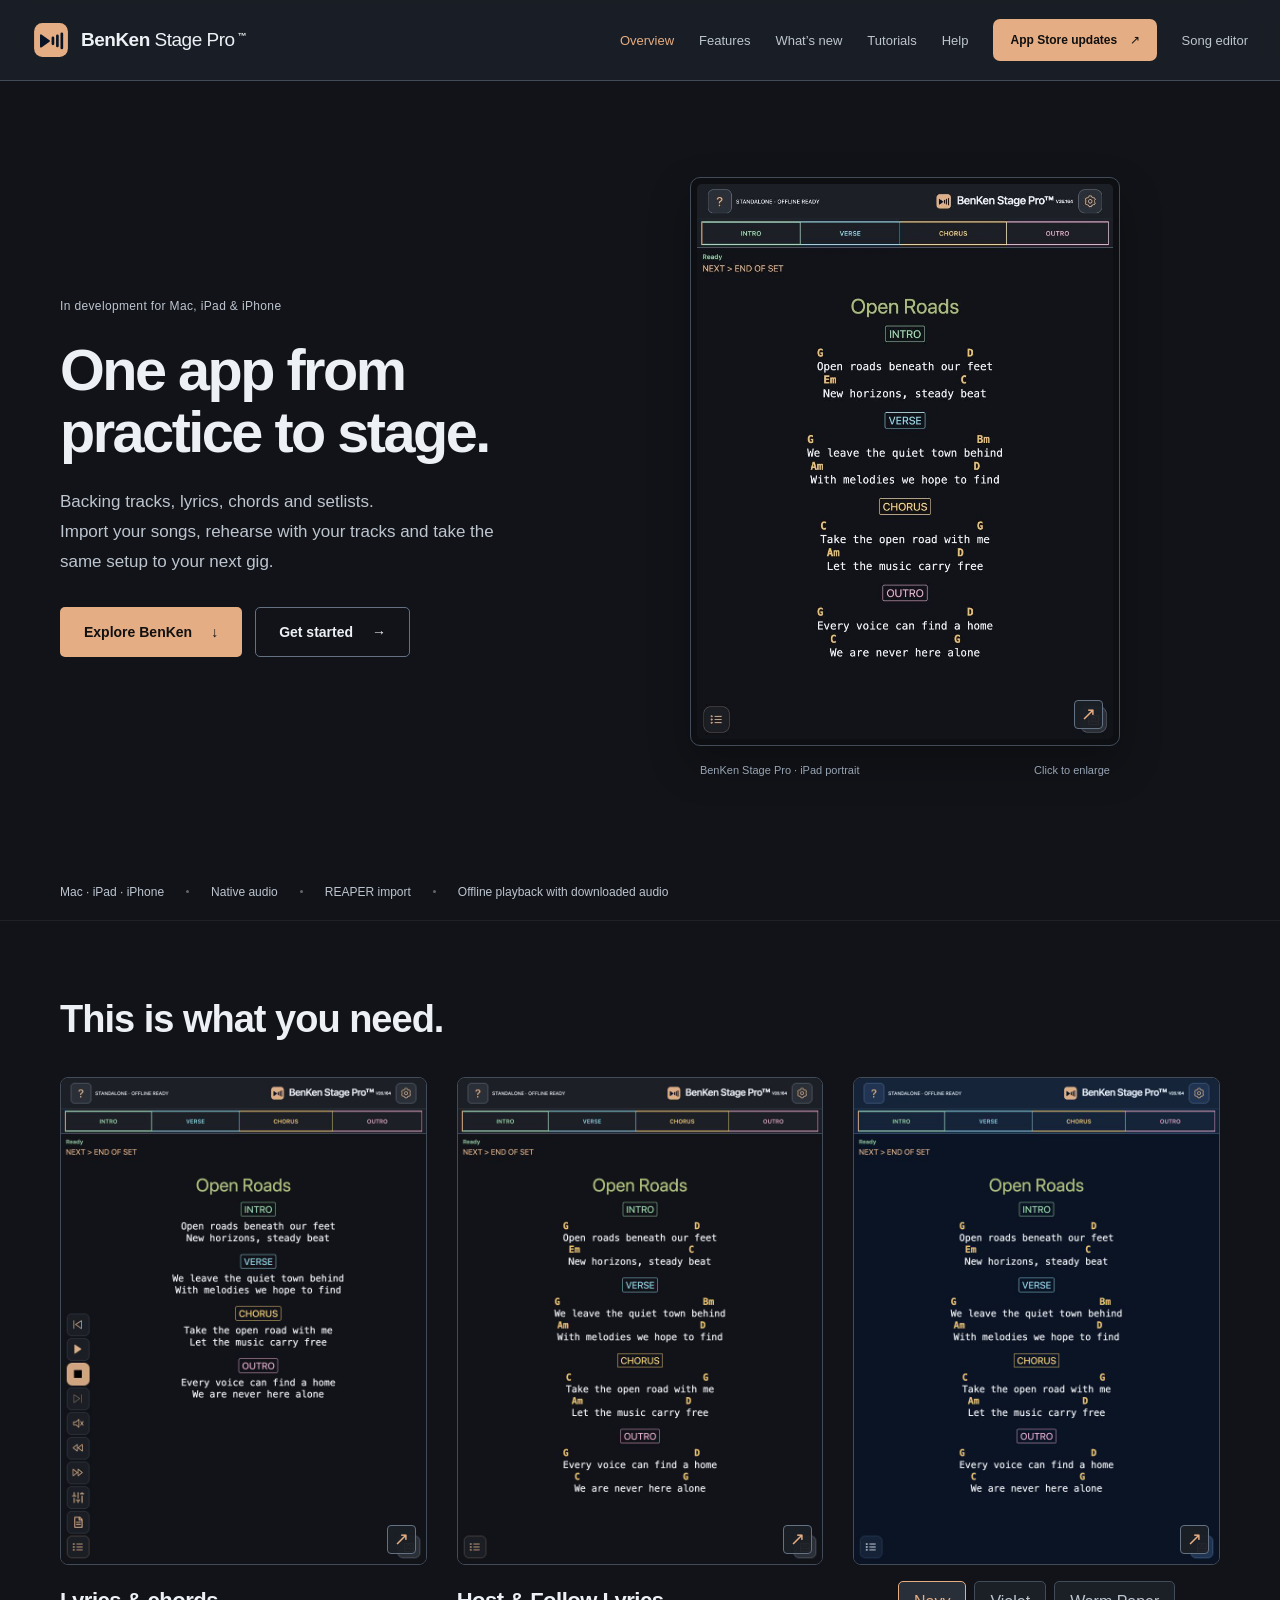
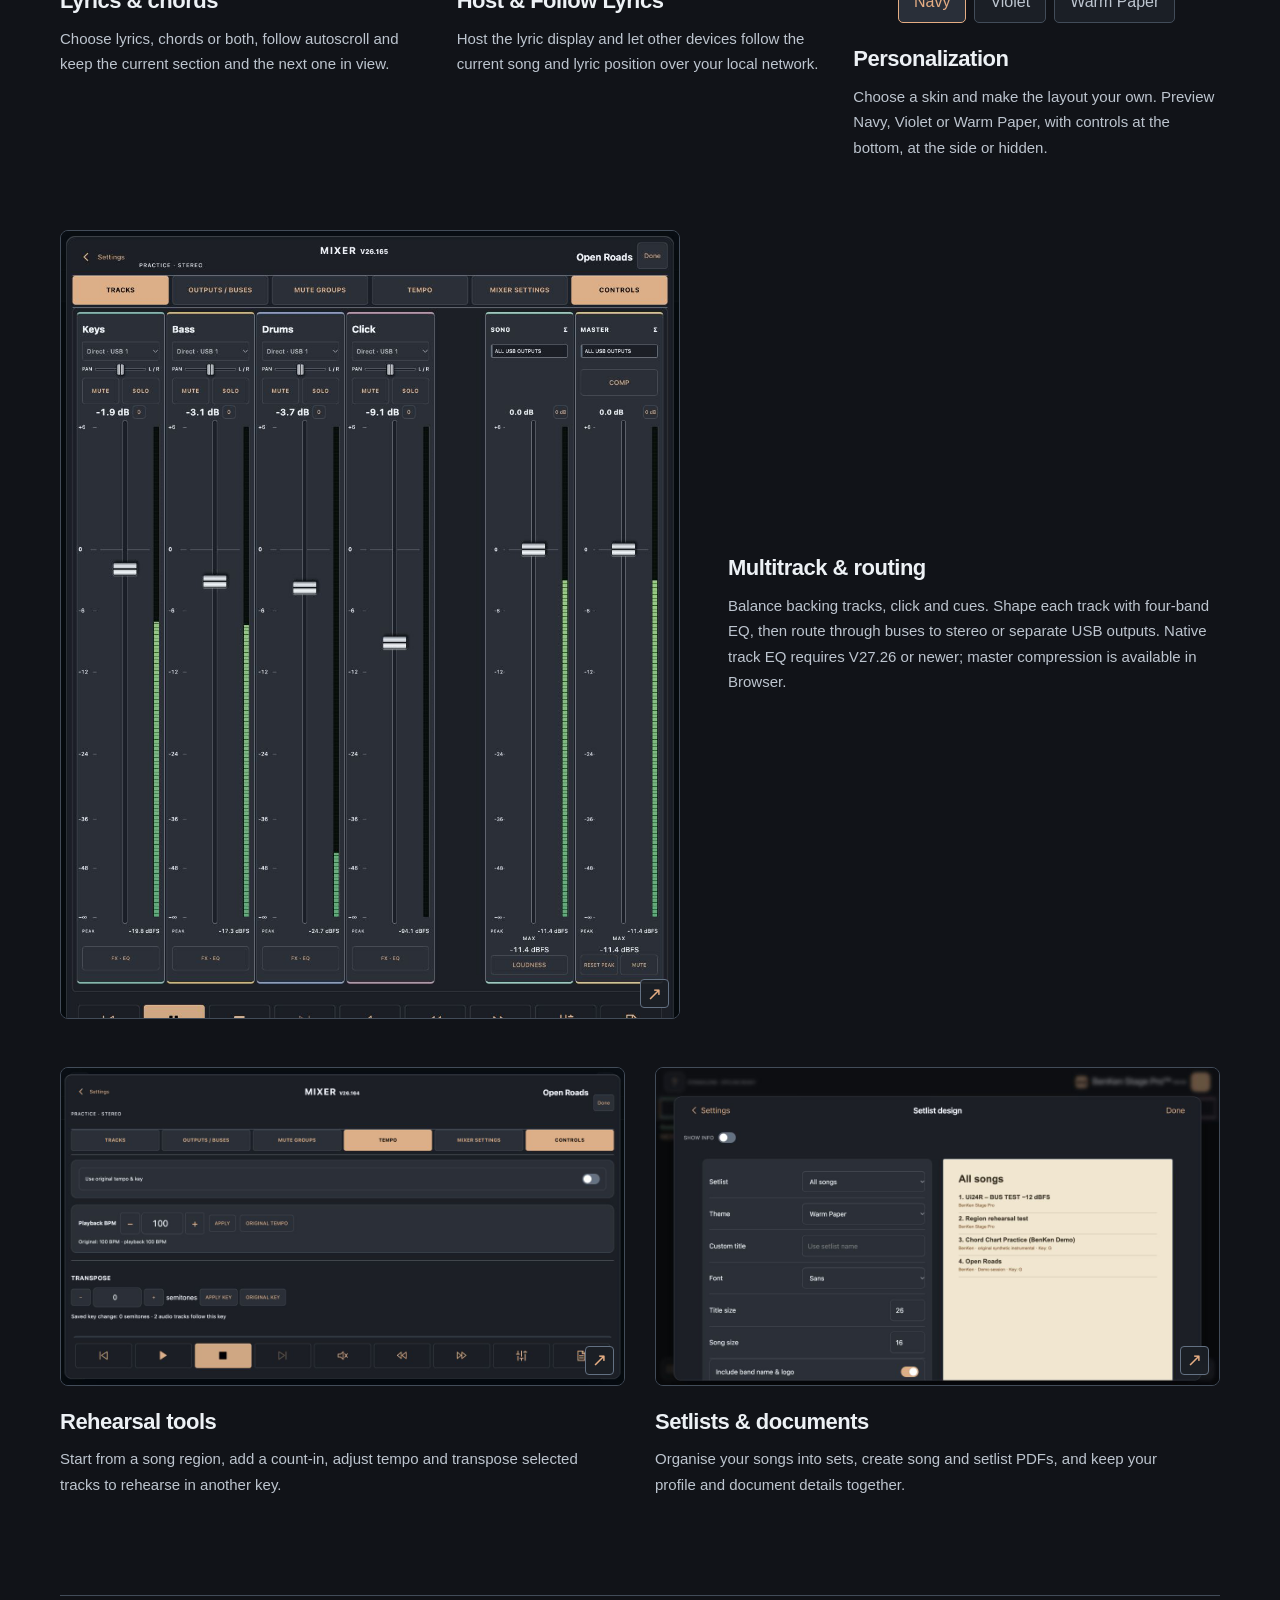
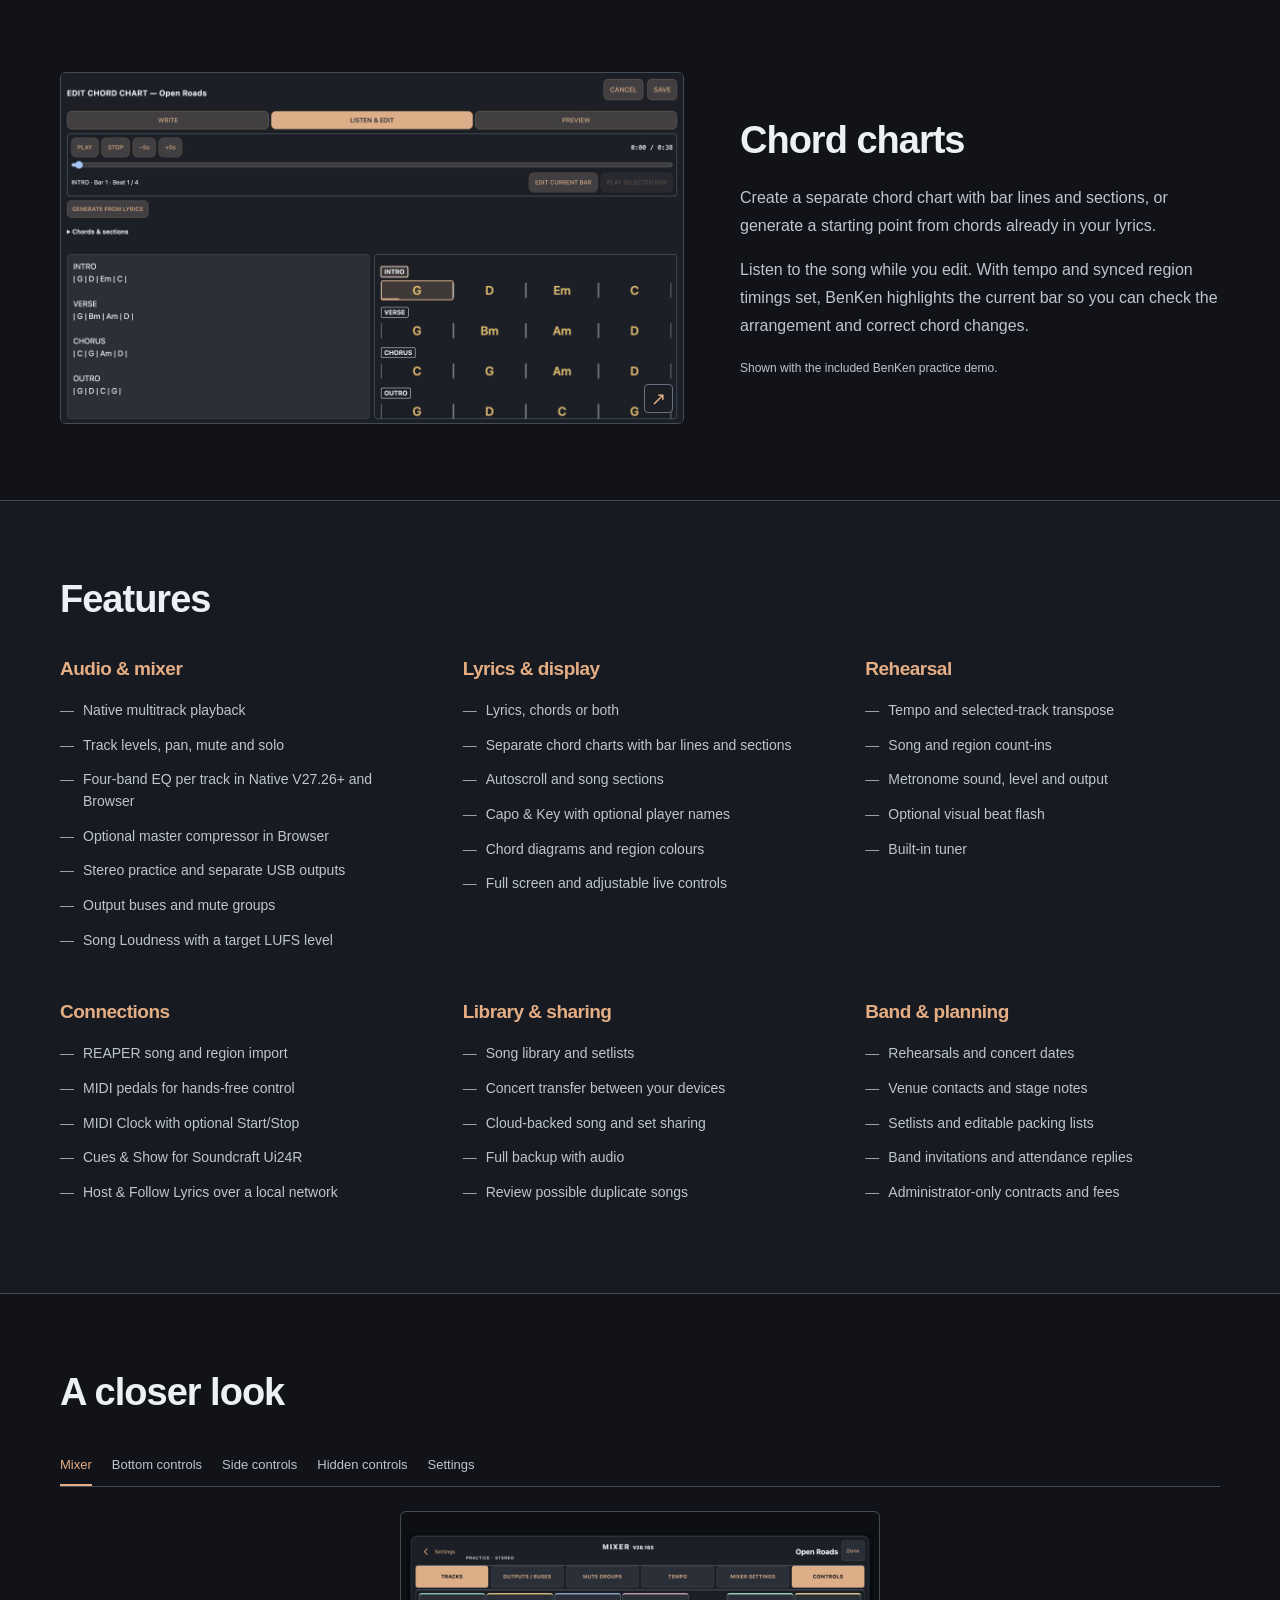
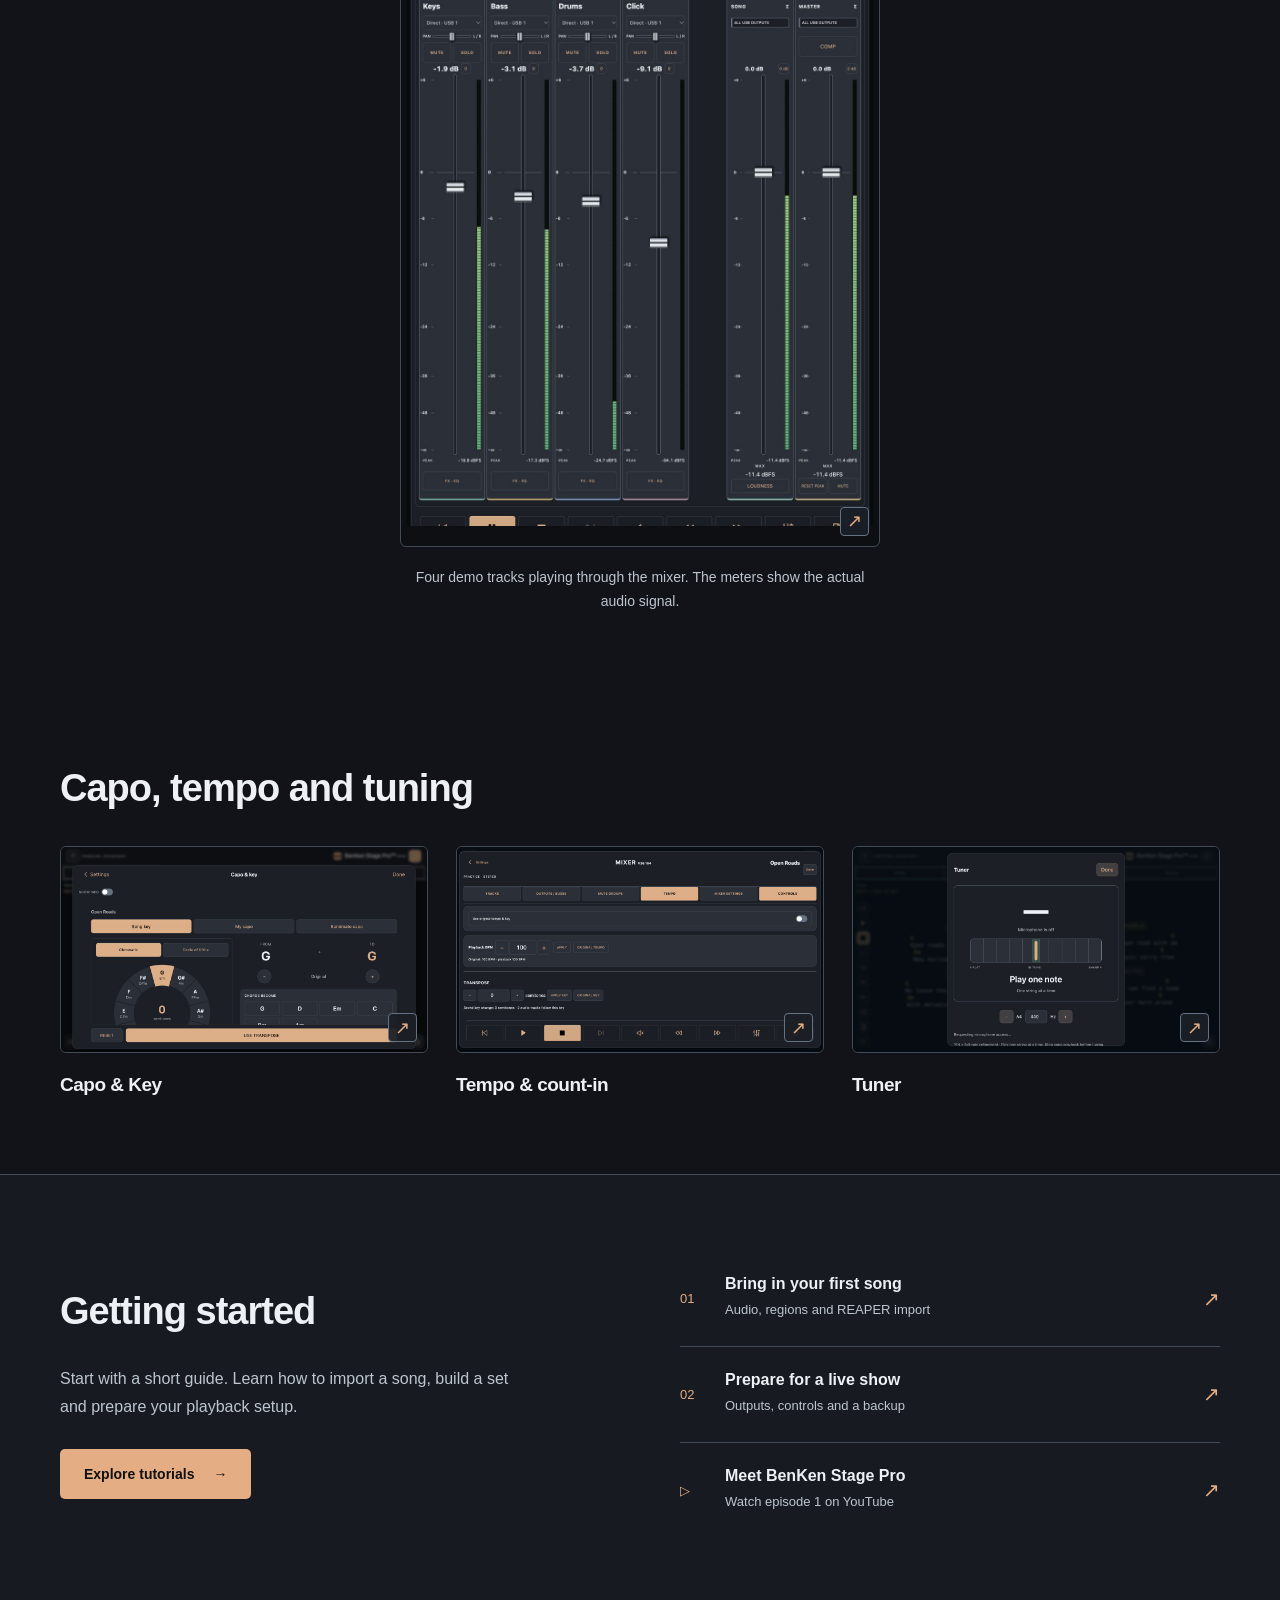
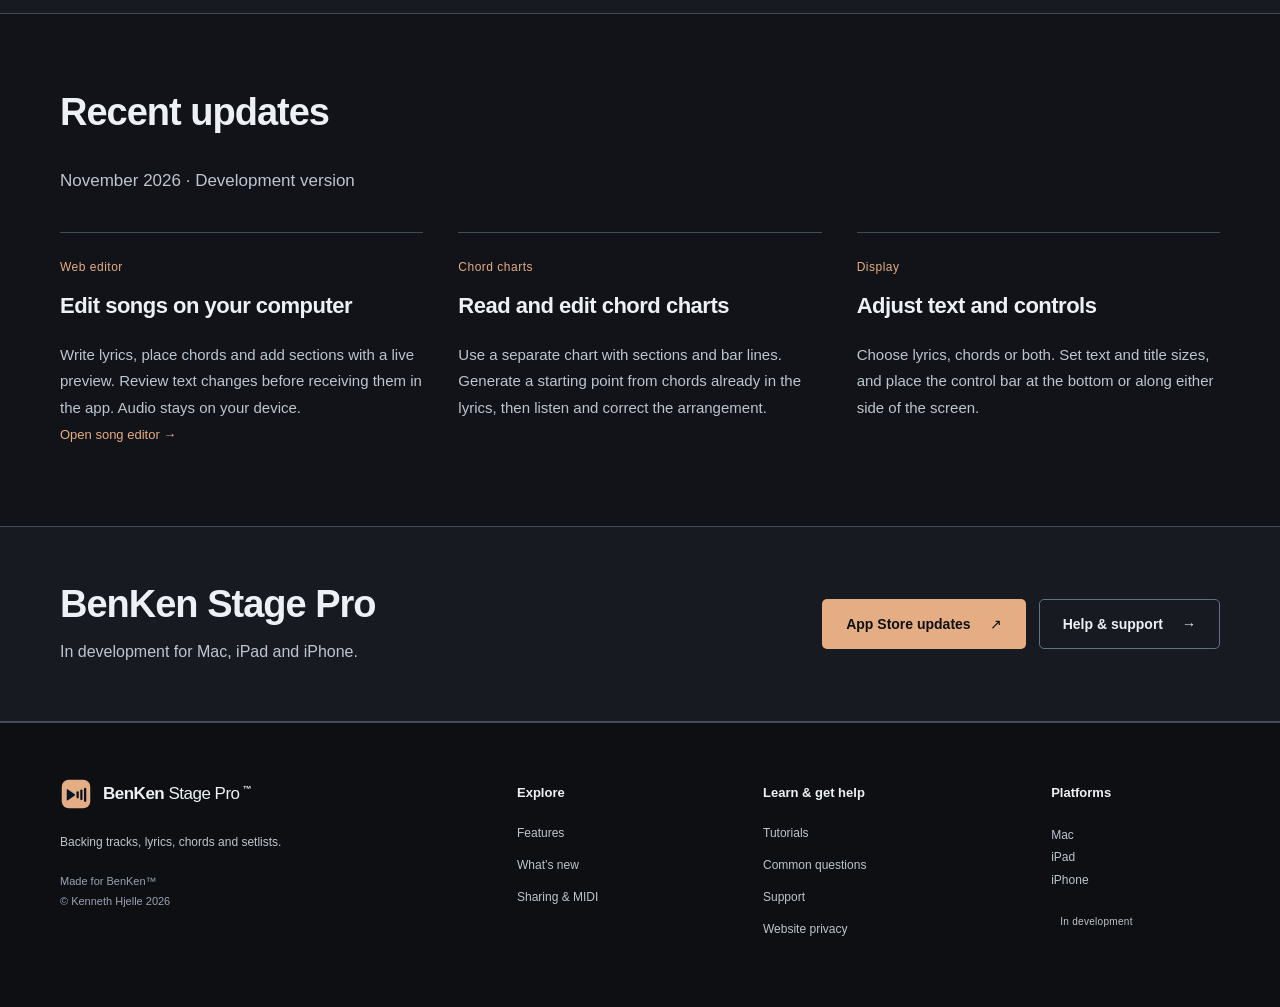
<file: index.html>
<!doctype html><html lang="en"><head><meta charset="utf-8"><meta name="viewport" content="width=device-width,initial-scale=1"><meta name="theme-color" content="#111318"><meta name="description" content="Backing tracks, lyrics, chords and setlists for Mac, iPad and iPhone. Discover BenKen Stage Pro and learn how to prepare your next show."><meta property="og:title" content="BenKen Stage Pro — One app from practice to stage."><meta property="og:description" content="Backing tracks, lyrics, chords and setlists for Mac, iPad and iPhone. Discover BenKen Stage Pro and learn how to prepare your next show."><title>BenKen Stage Pro — One app from practice to stage.</title><link rel="icon" type="image/svg+xml" href="benken-play-sound.svg"><link rel="stylesheet" href="styles.css?v=20261110-11"><script src="tutorials-data.js?v=20261107-1" defer></script><script src="app.js?v=20261110-10" defer></script></head><body class="product-home"><a class="skip" href="#main">Skip to content</a><header class="site-header"><div class="nav-shell"><a class="brand" href="index.html" aria-label="BenKen Stage Pro home"><img src="benken-play-sound.svg" alt="" width="38" height="38"><span>BenKen <b>Stage Pro</b><sup>™</sup></span></a><button class="menu-toggle" aria-expanded="false" aria-controls="main-nav" aria-label="Open menu"><span></span><span></span></button><nav id="main-nav" aria-label="Main navigation"><a href="index.html" aria-current="page">Overview</a><a href="index.html#features">Features</a><a href="index.html#latest">What’s new</a><a href="tutorials.html">Tutorials</a><a href="help.html">Help</a><button class="nav-cta" data-launch>App Store updates <span aria-hidden="true">↗</span></button><a href="editor.html">Song editor</a></nav></div></header><main id="main"><section class="hero shell"><div class="hero-copy"><span class="status-label"><i></i> In development for Mac, iPad &amp; iPhone</span><h1>One app from practice to stage.</h1><p>Backing tracks, lyrics, chords and setlists. <br>Import your songs, rehearse with your tracks and take the same setup to your next gig.</p><div class="actions"><a class="button primary" href="#features">Explore BenKen <span aria-hidden="true">↓</span></a><a class="button secondary" href="tutorials.html">Get started <span aria-hidden="true">→</span></a></div></div><div class="hero-product"><div class="device-frame"><button class="image-open hero-shot" data-image="home-ipad-portrait-dark.png" data-title="Performance view" aria-label="Enlarge portrait iPad home screen"><img src="home-ipad-portrait-dark.png" alt="BenKen home screen in portrait iPad layout with song sections, lyrics and chords, and capo information hidden" fetchpriority="high"><span class="expand-icon" aria-hidden="true">↗</span></button></div><div class="device-foot"><span>BenKen Stage Pro · iPad portrait</span><span>Click to enlarge</span></div></div></section><div class="platform-strip"><div class="shell"><span>Mac · iPad · iPhone</span><i></i><span>Native audio</span><i></i><span>REAPER import</span><i></i><span>Offline playback with downloaded audio</span></div></div>
<section class="section shell" id="features"><div class="section-heading center"><h2>This is what you need.</h2></div><div class="feature-grid"><article class="feature-card"><button class="image-open portrait-shot" data-image="lyrics-only-portrait-dark.png" data-title="Lyrics & chords" aria-label="Enlarge Lyrics & chords screenshot"><img src="lyrics-only-portrait-dark.png" alt="BenKen in portrait showing lyrics only, with side controls" loading="lazy"><span class="expand-icon" aria-hidden="true">↗</span></button><div class="card-copy"><h3>Lyrics &amp; chords</h3><p>Choose lyrics, chords or both, follow autoscroll and keep the current section and the next one in view.</p></div></article><article class="feature-card"><button class="image-open portrait-shot" data-image="performance-clean-portrait-dark.png" data-title="Lyrics display" aria-label="Enlarge Lyrics display screenshot"><img src="performance-clean-portrait-dark.png" alt="Complete reading view with lyrics and chords and the control bar hidden" loading="lazy"><span class="expand-icon" aria-hidden="true">↗</span></button><div class="card-copy"><h3>Host &amp; Follow Lyrics</h3><p>Host the lyric display and let other devices follow the current song and lyric position over your local network.</p></div></article><article class="feature-card personalization-card"><button id="skin-image-open" class="image-open portrait-shot" data-image="personalization-navy-portrait.png" data-title="Personalization · Navy &amp; Copper" aria-label="Enlarge selected skin"><img id="skin-image" src="personalization-navy-portrait.png" alt="Complete portrait BenKen screen in Navy &amp; Copper" loading="lazy"><span class="expand-icon" aria-hidden="true">↗</span></button><div class="skin-choices" role="group" aria-label="Choose skin preview"><button type="button" data-skin-preview="navy" aria-pressed="true">Navy</button><button type="button" data-skin-preview="violet" aria-pressed="false">Violet</button><button type="button" data-skin-preview="paper" aria-pressed="false">Warm Paper</button></div><div class="card-copy"><h3>Personalization</h3><p>Choose a skin and make the layout your own. Preview Navy, Violet or Warm Paper, with controls at the bottom, at the side or hidden.</p></div></article><article class="feature-card mixer-feature"><button class="image-open" data-image="mixer-portrait-v165.png" data-title="Multitrack mixer" aria-label="Enlarge Multitrack mixer screenshot"><img src="mixer-portrait-v165.png" alt="Complete mixer with four demo tracks and active signal meters" loading="lazy"><span class="expand-icon" aria-hidden="true">↗</span></button><div class="card-copy"><h3>Multitrack &amp; routing</h3><p>Balance backing tracks, click and cues. Shape each track with four-band EQ, then route through buses to stereo or separate USB outputs. Native track EQ requires V27.26 or newer; master compression is available in Browser.</p></div></article><article class="feature-card landscape-feature"><button class="image-open" data-image="tempo-session-dark.png" data-title="Rehearsal tools" aria-label="Enlarge Rehearsal tools screenshot"><img src="tempo-session-dark.png" alt="Complete BenKen tempo and transpose screen" loading="lazy"><span class="expand-icon" aria-hidden="true">↗</span></button><div class="card-copy"><h3>Rehearsal tools</h3><p>Start from a song region, add a count-in, adjust tempo and transpose selected tracks to rehearse in another key.</p></div></article><article class="feature-card landscape-feature"><button class="image-open" data-image="setlist-design-dark-164.png" data-title="Setlists & documents" aria-label="Enlarge Setlists & documents screenshot"><img src="setlist-design-dark-164.png" alt="BenKen setlist design settings in Dark" loading="lazy"><span class="expand-icon" aria-hidden="true">↗</span></button><div class="card-copy"><h3>Setlists &amp; documents</h3><p>Organise your songs into sets, create song and setlist PDFs, and keep your profile and document details together.</p></div></article></div></section>
<section class="section shell chart-feature" id="chord-charts"><button class="image-open" data-image="chord-chart-dark.png" data-title="Chord chart — Listen &amp; edit" aria-label="Enlarge chord chart demo"><img src="chord-chart-dark.png" alt="BenKen chord chart editor with Intro, Verse, Chorus and Outro, bar lines and the current bar highlighted" loading="lazy"><span class="expand-icon" aria-hidden="true">↗</span></button><div><h2>Chord charts</h2><p>Create a separate chord chart with bar lines and sections, or generate a starting point from chords already in your lyrics.</p><p>Listen to the song while you edit. With tempo and synced region timings set, BenKen highlights the current bar so you can check the arrangement and correct chord changes.</p><p class="screen-caption">Shown with the included BenKen practice demo.</p></div></section>
<section class="section section-tint" id="in-depth"><div class="shell"><div class="section-heading center"><h2>Features</h2></div><div class="feature-directory"><article><h3>Audio &amp; mixer</h3><ul><li>Native multitrack playback</li><li>Track levels, pan, mute and solo</li><li>Four-band EQ per track in Native V27.26+ and Browser</li><li>Optional master compressor in Browser</li><li>Stereo practice and separate USB outputs</li><li>Output buses and mute groups</li><li>Song Loudness with a target LUFS level</li></ul></article><article><h3>Lyrics &amp; display</h3><ul><li>Lyrics, chords or both</li><li>Separate chord charts with bar lines and sections</li><li>Autoscroll and song sections</li><li>Capo & Key with optional player names</li><li>Chord diagrams and region colours</li><li>Full screen and adjustable live controls</li></ul></article><article><h3>Rehearsal</h3><ul><li>Tempo and selected-track transpose</li><li>Song and region count-ins</li><li>Metronome sound, level and output</li><li>Optional visual beat flash</li><li>Built-in tuner</li></ul></article><article><h3>Connections</h3><ul><li>REAPER song and region import</li><li>MIDI pedals for hands-free control</li><li>MIDI Clock with optional Start/Stop</li><li>Cues & Show for Soundcraft Ui24R</li><li>Host & Follow Lyrics over a local network</li></ul></article><article><h3>Library &amp; sharing</h3><ul><li>Song library and setlists</li><li>Concert transfer between your devices</li><li>Cloud-backed song and set sharing</li><li>Full backup with audio</li><li>Review possible duplicate songs</li></ul></article><article><h3>Band &amp; planning</h3><ul><li>Rehearsals and concert dates</li><li>Venue contacts and stage notes</li><li>Setlists and editable packing lists</li><li>Band invitations and attendance replies</li><li>Administrator-only contracts and fees</li></ul></article></div></div></section>
<section class="section shell" id="workspace"><div class="section-heading"><h2>A closer look</h2><div class="view-tabs" role="tablist" aria-label="Explore app views"><button role="tab" id="tab-mixer" aria-selected="true" aria-controls="screen-panel" data-view="mixer">Mixer</button><button role="tab" id="tab-stage" aria-selected="false" aria-controls="screen-panel" tabindex="-1" data-view="stage">Bottom controls</button><button role="tab" id="tab-side" aria-selected="false" aria-controls="screen-panel" tabindex="-1" data-view="side">Side controls</button><button role="tab" id="tab-clean" aria-selected="false" aria-controls="screen-panel" tabindex="-1" data-view="clean">Hidden controls</button><button role="tab" id="tab-settings" aria-selected="false" aria-controls="screen-panel" tabindex="-1" data-view="settings">Settings</button></div></div><div id="screen-panel" class="portrait-view" role="tabpanel" aria-labelledby="tab-mixer"><button class="image-open wide-screen" id="product-enlarge" data-image="mixer-portrait-v165.png" data-title="Mixer · Demo session" aria-label="Enlarge selected app view"><img id="product-screen" src="mixer-portrait-v165.png" alt="The complete BenKen mixer playing a four-track demo, with active signal meters and no controls covering the faders" loading="lazy"><span class="expand-icon" aria-hidden="true">↗</span></button><p id="screen-caption" class="screen-caption">Four demo tracks playing through the mixer. The meters show the actual audio signal.</p></div></section>

<section class="section shell" id="tools"><div class="section-heading center"><h2>Capo, tempo and tuning</h2></div><div class="tool-grid"><article><button class="image-open " data-image="capo-dark-164.png" data-title="Capo &amp; Key" aria-label="Enlarge Capo &amp; Key screenshot"><img src="capo-dark-164.png" alt="Capo &amp; Key editor in BenKen" loading="lazy"><span class="expand-icon" aria-hidden="true">↗</span></button><h3>Capo &amp; Key</h3></article><article><button class="image-open " data-image="tempo-session-dark.png" data-title="Tempo &amp; count-in" aria-label="Enlarge Tempo &amp; count-in screenshot"><img src="tempo-session-dark.png" alt="Tempo &amp; count-in editor in BenKen" loading="lazy"><span class="expand-icon" aria-hidden="true">↗</span></button><h3>Tempo &amp; count-in</h3></article><article><button class="image-open " data-image="tuner-dark.png" data-title="Tuner" aria-label="Enlarge Tuner screenshot"><img src="tuner-dark.png" alt="Tuner editor in BenKen" loading="lazy"><span class="expand-icon" aria-hidden="true">↗</span></button><h3>Tuner</h3></article></div></section>
<section class="section section-tint" id="learn"><div class="shell learning-panel"><div><h2>Getting started</h2><p>Start with a short guide. Learn how to import a song, build a set and prepare your playback setup.</p><a class="button primary" href="tutorials.html">Explore tutorials <span aria-hidden="true">→</span></a></div><div class="lesson-preview"><a href="tutorials.html#import-song"><span>01</span><div><strong>Bring in your first song</strong><p>Audio, regions and REAPER import</p></div><b aria-hidden="true">↗</b></a><a href="tutorials.html#prepare-live"><span>02</span><div><strong>Prepare for a live show</strong><p>Outputs, controls and a backup</p></div><b aria-hidden="true">↗</b></a><a href="https://www.youtube.com/watch?v=GjMbNi3lQTk" target="_blank" rel="noopener noreferrer"><span class="video-symbol" aria-hidden="true">▷</span><div><strong>Meet BenKen Stage Pro</strong><p>Watch episode 1 on YouTube</p></div><b aria-hidden="true">↗</b></a></div></div></section>
<section class="section shell" id="latest"><div class="section-heading center"><h2>Recent updates</h2><p>November 2026 · Development version</p></div><div class="three-columns news-grid"><article><span class="tag">Web editor</span><h3>Edit songs on your computer</h3><p>Write lyrics, place chords and add sections with a live preview. Review text changes before receiving them in the app. Audio stays on your device.</p><a class="inline-link" href="editor.html">Open song editor →</a></article><article><span class="tag">Chord charts</span><h3>Read and edit chord charts</h3><p>Use a separate chart with sections and bar lines. Generate a starting point from chords already in the lyrics, then listen and correct the arrangement.</p></article><article><span class="tag">Display</span><h3>Adjust text and controls</h3><p>Choose lyrics, chords or both. Set text and title sizes, and place the control bar at the bottom or along either side of the screen.</p></article></div></section>
<section class="closing section-tint"><div class="shell"><img src="benken-play-sound.svg" width="64" height="64" alt=""><h2>BenKen Stage Pro</h2><p>In development for Mac, iPad and iPhone.</p><div class="actions"><button class="button primary" data-launch>App Store updates <span aria-hidden="true">↗</span></button><a class="button secondary" href="help.html">Help &amp; support <span aria-hidden="true">→</span></a></div></div></section></main><footer class="site-footer"><div class="shell footer-grid"><div><a class="brand" href="index.html"><img src="benken-play-sound.svg" alt="" width="38" height="38"><span>BenKen <b>Stage Pro</b><sup>™</sup></span></a><p>Backing tracks, lyrics, chords and setlists.</p><p class="credit">Made for BenKen™<br>© Kenneth Hjelle 2026</p></div><div><h3>Explore</h3><a href="index.html#features">Features</a><a href="index.html#latest">What’s new</a><a href="tutorials.html#midi-cues">Sharing &amp; MIDI</a></div><div><h3>Learn &amp; get help</h3><a href="tutorials.html">Tutorials</a><a href="help.html#questions">Common questions</a><a href="help.html#support">Support</a><button data-privacy>Website privacy</button></div><div><h3>Platforms</h3><p>Mac<br>iPad<br>iPhone</p><span class="status-label"><i></i> In development</span></div></div></footer><dialog id="launch-dialog" aria-labelledby="launch-title"><button class="dialog-close" aria-label="Close" data-close>×</button><img class="dialog-logo" src="benken-play-sound.svg" alt="" width="56" height="56"><h2 id="launch-title">On the way to the App Store.</h2><p>BenKen Stage Pro is in development and testing. Release date, pricing and public testing details have not yet been announced.</p><p>When a download or TestFlight invitation is available, you’ll find it here.</p><button class="button primary" data-close>Keep exploring</button></dialog><dialog id="privacy-dialog" aria-labelledby="privacy-title"><button class="dialog-close" aria-label="Close" data-close>×</button><h2 id="privacy-title">Website privacy</h2><p>The optional Song editor uses Supabase for email sign-in and a private online library of song titles, artists, keys and lyrics with chords/sections. These are sent only when you choose to save or sync. Audio is not uploaded by the editor. Drafts are stored in this browser; sign-in sessions are stored for the browser tab. Signing out does not erase your drafts. Use your own computer for private songs.</p><p>This website has no advertising trackers, analytics or contact forms. Search and filters run in your browser. GitHub Pages hosts the website and may process technical request information.</p><p>YouTube videos are not embedded or loaded automatically. Video links open YouTube only after you choose one.</p><p>The app’s privacy information will be available before its App Store release.</p></dialog><dialog id="image-dialog" aria-labelledby="image-title"><div class="image-dialog-heading"><h2 id="image-title">App screenshot</h2><button class="dialog-close" aria-label="Close screenshot" data-close>×</button></div><img id="enlarged-image" alt=""></dialog></body></html>
</file>
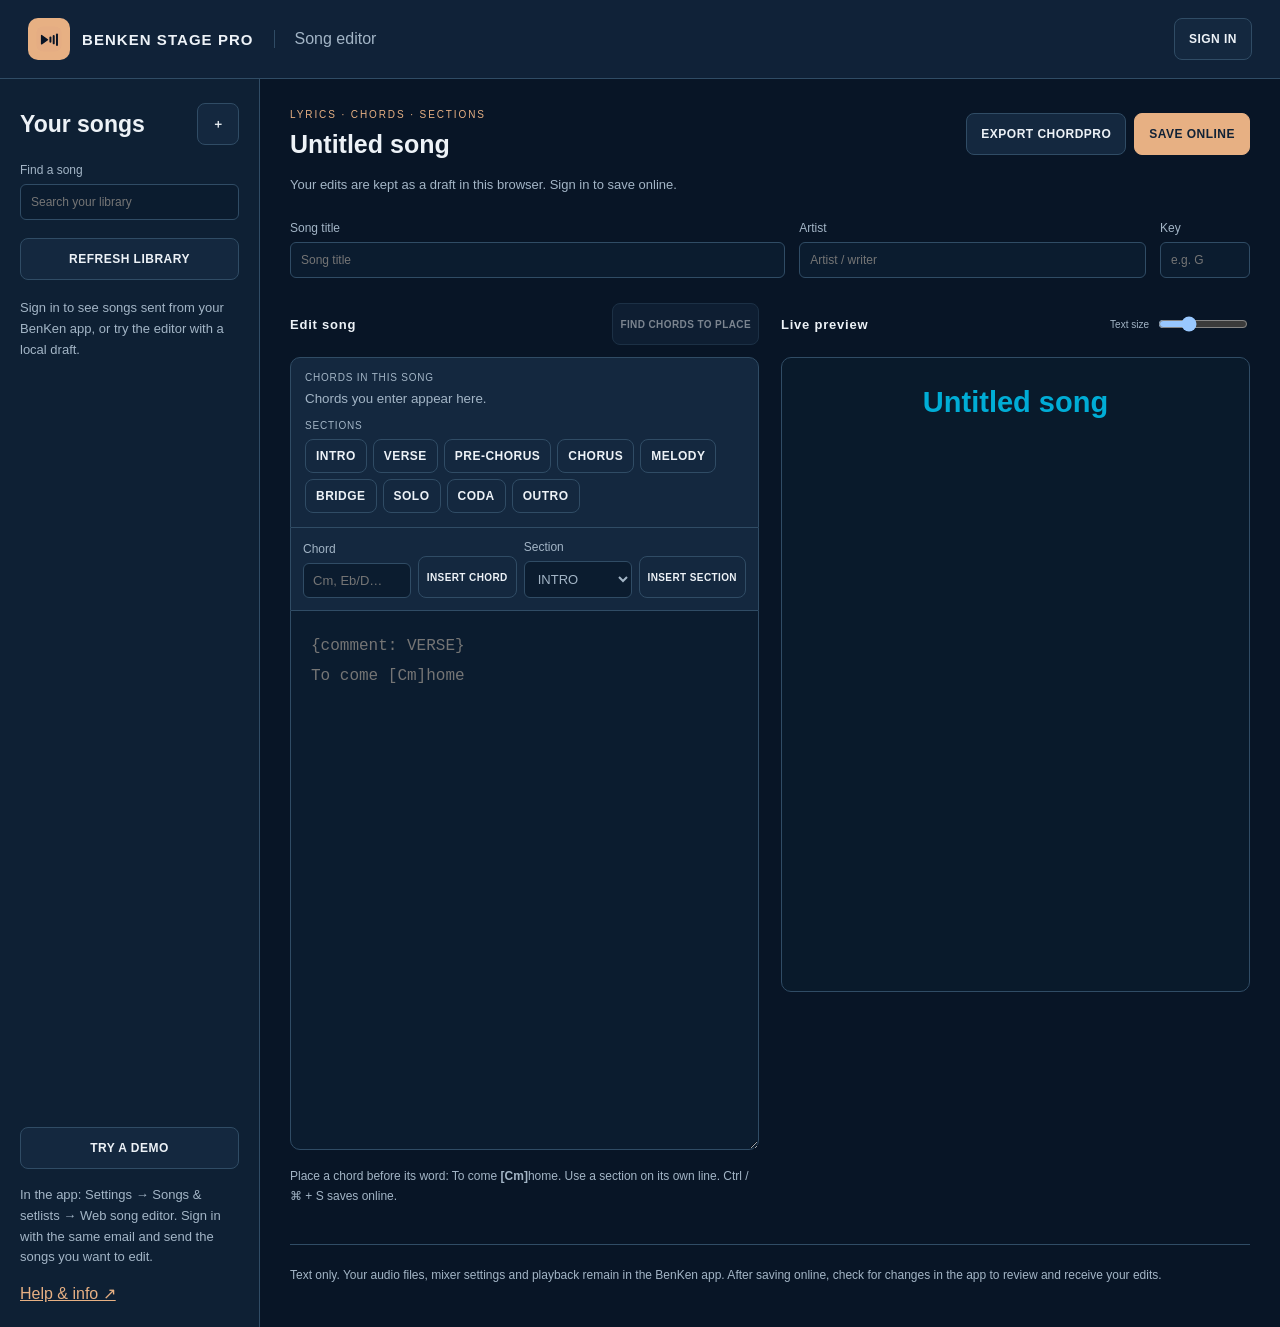
<file: editor.html>
<!doctype html><html lang="en"><head><meta charset="utf-8"><meta name="viewport" content="width=device-width, initial-scale=1"><meta name="referrer" content="no-referrer"><title>Song editor · BenKen Stage Pro</title><link rel="stylesheet" href="editor.css?v=20261110-2"><script defer src="editor-library.js"></script><script defer src="editor-lyrics.js"></script><script defer src="editor.js?v=20261110-2"></script></head><body>
<header><a class="brand" href="index.html"><img class="logo" src="benken-play-sound.svg" width="42" height="42" alt=""> BENKEN STAGE PRO</a><span class="subtitle">Song editor</span><button id="accountButton">SIGN IN</button></header>
<main><aside><div class="library-heading"><h1>Your songs</h1><button id="newSong" aria-label="Create a new song">＋</button></div><label class="search">Find a song<input id="search" type="search" placeholder="Search your library"></label><button id="refresh">REFRESH LIBRARY</button><p id="libraryStatus">Sign in to see songs sent from your BenKen app, or try the editor with a local draft.</p><div id="songs"></div><div class="aside-bottom"><button id="demo">TRY A DEMO</button><p>In the app: Settings → Songs &amp; setlists → Web song editor. Sign in with the same email and send the songs you want to edit.</p><a href="help.html">Help &amp; info ↗</a></div></aside>
<section class="workspace"><div class="work-heading"><div><p class="eyebrow">LYRICS · CHORDS · SECTIONS</p><h2 id="workTitle">Make room for the music.</h2></div><div class="save-actions"><button id="download">EXPORT CHORDPRO</button><button id="save" class="primary">SAVE ONLINE</button></div></div><p id="status" role="status" aria-live="polite">Your edits are kept as a draft in this browser. Sign in to save online.</p>
<div id="conflict" hidden><strong>The online song has changed.</strong><p>Your draft is still here. Compare both versions before choosing. Nothing has been overwritten.</p><div class="conflict-grid"><label>Your draft<textarea id="conflictLocal" readonly></textarea></label><label>Current online version<textarea id="conflictRemote" readonly></textarea></label></div><p id="conflictMeta"></p><button id="useCloud">LOAD ONLINE VERSION</button><button id="keepDraft">SAVE MY DRAFT INSTEAD</button><button id="copyDraft">SAVE DRAFT AS A NEW SONG</button></div>
<div class="metadata"><label>Song title<input id="songTitle" maxlength="250" placeholder="Song title"></label><label>Artist<input id="artist" maxlength="250" placeholder="Artist / writer"></label><label>Key<input id="songKey" maxlength="40" placeholder="e.g. G"></label></div>
<div class="editor-grid"><section class="edit-pane"><div class="pane-heading"><h3>Edit song</h3><button id="findPending">FIND CHORDS TO PLACE</button></div><div class="quick-tools"><div class="quick-group"><span>CHORDS IN THIS SONG</span><div id="usedChords" class="quick-buttons"></div></div><div class="quick-group"><span>SECTIONS</span><div id="quickSections" class="quick-buttons"></div></div></div><div class="insert-toolbar"><label>Chord<input id="chord" placeholder="Cm, Eb/D…" maxlength="30"></label><button id="insertChord">INSERT CHORD</button><label>Section<select id="section"><option>INTRO</option><option>VERSE</option><option>CHORUS</option><option>PRE-CHORUS</option><option>BRIDGE</option><option>MELODY</option><option>SOLO</option><option>CODA</option><option>OUTRO</option></select></label><button id="insertSection">INSERT SECTION</button></div><label for="lyrics" class="sr-only">Lyrics and chords</label><textarea id="lyrics" maxlength="200000" spellcheck="false" placeholder="{comment: VERSE}&#10;To come [Cm]home"></textarea><p class="hint">Place a chord before its word: To come <strong>[Cm]</strong>home. Use a section on its own line. Ctrl / ⌘ + S saves online.</p></section>
<section class="preview-pane"><div class="pane-heading"><h3>Live preview</h3><label>Text size<input id="fontSize" type="range" min="16" max="36" value="22"></label></div><article id="preview" aria-label="Song preview"><h2 id="previewTitle"></h2><p id="previewMeta"></p><div id="previewLyrics"></div></article></section></div>
<p class="footnote">Text only. Your audio files, mixer settings and playback remain in the BenKen app. After saving online, check for changes in the app to review and receive your edits.</p></section></main>
<dialog id="account"><div class="dialog-heading"><h2>Your BenKen library</h2><button id="closeAccount" aria-label="Close sign-in">×</button></div><div id="accountContent"></div><p id="accountStatus" role="status"></p></dialog>
</body></html>
</file>
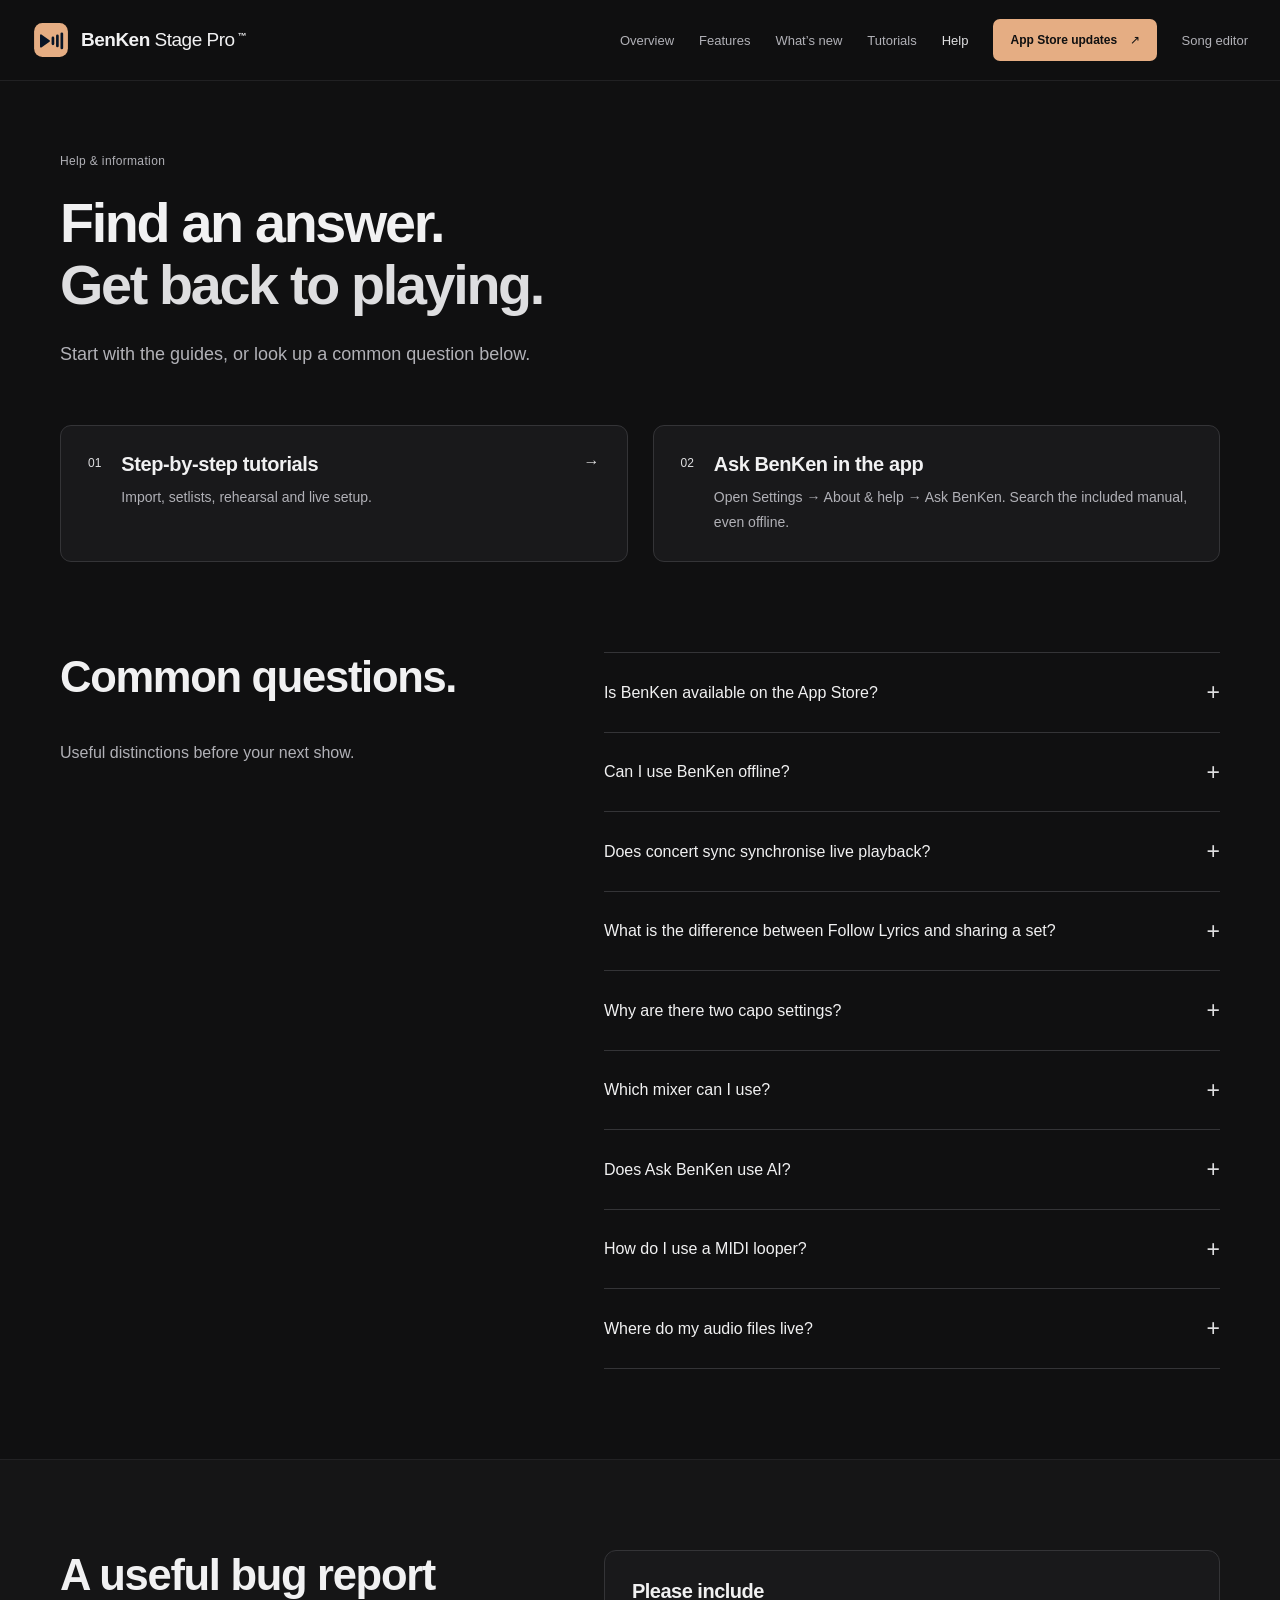
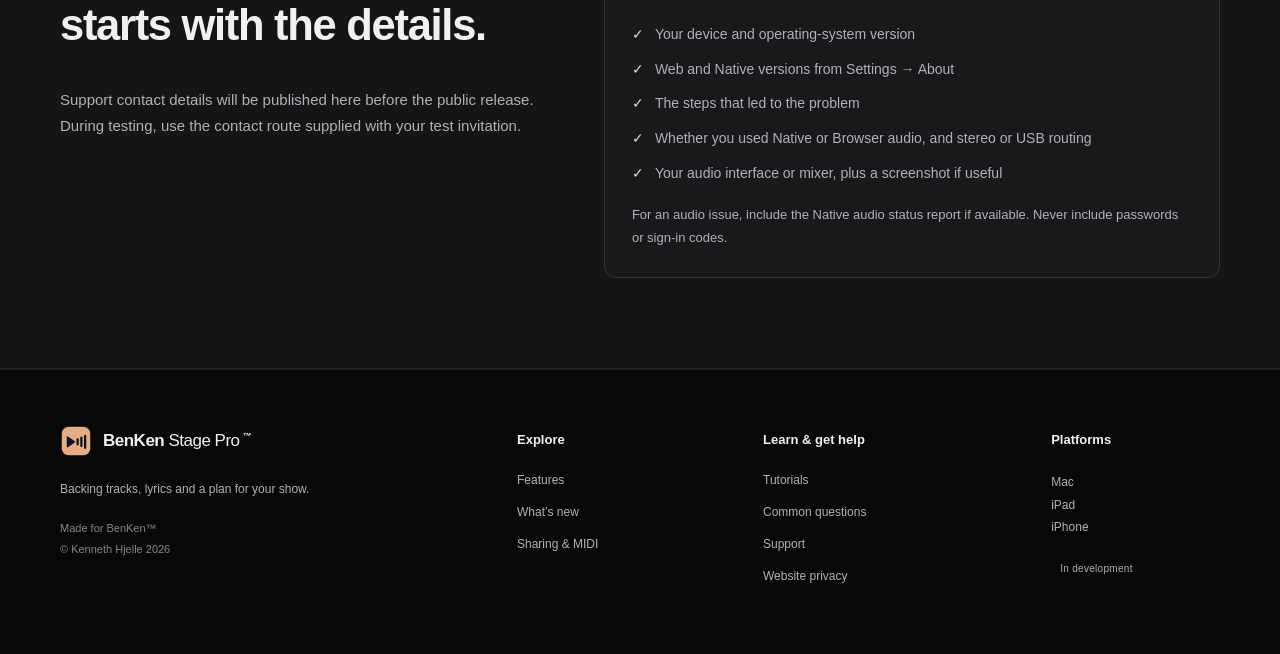
<file: help.html>
<!doctype html><html lang="en"><head><meta charset="utf-8"><meta name="viewport" content="width=device-width,initial-scale=1"><meta name="theme-color" content="#081426"><meta name="description" content="Find answers about BenKen Stage Pro, offline playback, capo, sharing, USB routing and MIDI, and learn how to report an issue."><meta property="og:title" content="Help — BenKen Stage Pro"><meta property="og:description" content="Find answers about BenKen Stage Pro, offline playback, capo, sharing, USB routing and MIDI, and learn how to report an issue."><title>Help — BenKen Stage Pro</title><link rel="icon" type="image/svg+xml" href="benken-play-sound.svg"><link rel="stylesheet" href="styles.css?v=20261110-3"><script src="tutorials-data.js?v=20261105-2" defer></script><script src="app.js?v=20261105-2" defer></script></head><body><a class="skip" href="#main">Skip to content</a><header class="site-header"><div class="nav-shell"><a class="brand" href="index.html" aria-label="BenKen Stage Pro home"><img src="benken-play-sound.svg" alt="" width="38" height="38"><span>BenKen <b>Stage Pro</b><sup>™</sup></span></a><button class="menu-toggle" aria-expanded="false" aria-controls="main-nav" aria-label="Open menu"><span></span><span></span></button><nav id="main-nav" aria-label="Main navigation"><a href="index.html">Overview</a><a href="index.html#features">Features</a><a href="index.html#latest">What’s new</a><a href="tutorials.html">Tutorials</a><a href="help.html" aria-current="page">Help</a><button class="nav-cta" data-launch>App Store updates <span aria-hidden="true">↗</span></button><a href="editor.html">Song editor</a></nav></div></header><main id="main"><section class="page-hero shell"><span class="status-label"><i></i> Help &amp; information</span><h1>Find an answer.<br><em>Get back to playing.</em></h1><p>Start with the guides, or look up a common question below.</p></section><section class="shell help-start"><a class="help-link" href="tutorials.html"><span aria-hidden="true">01</span><div><h2>Step-by-step tutorials</h2><p>Import, setlists, rehearsal and live setup.</p></div><b aria-hidden="true">→</b></a><div class="help-link"><span aria-hidden="true">02</span><div><h2>Ask BenKen in the app</h2><p>Open Settings → About &amp; help → Ask BenKen. Search the included manual, even offline.</p></div></div></section><section class="section shell faq-layout" id="questions"><div><h2>Common questions.</h2><p>Useful distinctions before your next show.</p></div><div class="faq-list"><details><summary>Is BenKen available on the App Store?</summary><p>BenKen Stage Pro is in development and testing. A release date, pricing and public testing link have not been announced. App Store information will be added here when confirmed.</p></details><details><summary>Can I use BenKen offline?</summary><p>Yes, playback uses locally stored audio. Download the songs and audio you need before going offline. Cloud sharing and online sign-in need an internet connection.</p></details><details><summary>Does concert sync synchronise live playback?</summary><p>No. Concert sync transfers content and audio between devices. It does not provide simultaneous start, continuous audio sync or automatic failover. Keep a prepared backup device ready if you need one.</p></details><details><summary>What is the difference between Follow Lyrics and sharing a set?</summary><p>Follow Lyrics lets devices on the local network follow a host’s current song and lyric position. Sharing a set sends downloadable song content, including audio when selected, through cloud storage. They are separate tools.</p></details><details><summary>Why are there two capo settings?</summary><p>My capo changes the chord shapes shown in your lyrics. Bandmate capo only reminds you where another player places their capo. It never changes the lyrics, song key or audio. You can enter your own names for both.</p></details><details><summary>Which mixer can I use?</summary><p>Compatible audio interfaces and mixers can provide separate USB audio outputs. Soundcraft Ui24R is currently supported for cue recall through Cues & Show. Other mixers do not yet have a dedicated cue integration.</p></details><details><summary>Does Ask BenKen use AI?</summary><p>No. It searches the manual included with the app, using feature names, keywords and common questions. It shows instructions and shortcuts; it does not generate answers or upload your questions.</p></details><details><summary>How do I use a MIDI looper?</summary><p>BenKen can send MIDI Clock and optional Start/Stop to a selected output. The connected looper must support the relevant MIDI messages. Clock follows tempo; it does not automatically reposition a looper after seeking. Test your full setup before a show.</p></details><details><summary>Where do my audio files live?</summary><p>Playback uses a downloaded local copy. Cloud sharing uploads the content selected for sharing. A full backup with audio gives you a separate recovery copy. Keep a local concert and a backup before performing.</p></details></div></section><section class="section section-tint" id="support"><div class="shell support-layout"><div><h2>A useful bug report<br>starts with the details.</h2><p>Support contact details will be published here before the public release. During testing, use the contact route supplied with your test invitation.</p></div><div class="support-checklist"><h3>Please include</h3><ul><li>Your device and operating-system version</li><li>Web and Native versions from Settings → About</li><li>The steps that led to the problem</li><li>Whether you used Native or Browser audio, and stereo or USB routing</li><li>Your audio interface or mixer, plus a screenshot if useful</li></ul><p>For an audio issue, include the Native audio status report if available. Never include passwords or sign-in codes.</p></div></div></section></main><footer class="site-footer"><div class="shell footer-grid"><div><a class="brand" href="index.html"><img src="benken-play-sound.svg" alt="" width="38" height="38"><span>BenKen <b>Stage Pro</b><sup>™</sup></span></a><p>Backing tracks, lyrics and a plan for your show.</p><p class="credit">Made for BenKen™<br>© Kenneth Hjelle 2026</p></div><div><h3>Explore</h3><a href="index.html#features">Features</a><a href="index.html#latest">What’s new</a><a href="tutorials.html#midi-cues">Sharing &amp; MIDI</a></div><div><h3>Learn &amp; get help</h3><a href="tutorials.html">Tutorials</a><a href="help.html#questions">Common questions</a><a href="help.html#support">Support</a><button data-privacy>Website privacy</button></div><div><h3>Platforms</h3><p>Mac<br>iPad<br>iPhone</p><span class="status-label"><i></i> In development</span></div></div></footer><dialog id="launch-dialog" aria-labelledby="launch-title"><button class="dialog-close" aria-label="Close" data-close>×</button><img class="dialog-logo" src="benken-play-sound.svg" alt="" width="56" height="56"><h2 id="launch-title">On the way to the App Store.</h2><p>BenKen Stage Pro is in development and testing. Release date, pricing and public testing details have not yet been announced.</p><p>When a download or TestFlight invitation is available, you’ll find it here.</p><button class="button primary" data-close>Keep exploring</button></dialog><dialog id="privacy-dialog" aria-labelledby="privacy-title"><button class="dialog-close" aria-label="Close" data-close>×</button><h2 id="privacy-title">Website privacy</h2><p>The optional Song editor uses Supabase for email sign-in and a private online library of song titles, artists, keys and lyrics with chords/sections. These are sent only when you choose to save or sync. Audio is not uploaded by the editor. Drafts are stored in this browser; sign-in sessions are stored for the browser tab. Signing out does not erase your drafts. Use your own computer for private songs.</p><p>This website has no advertising trackers, analytics or contact forms. Search and filters run in your browser. GitHub Pages hosts the website and may process technical request information.</p><p>YouTube videos are not embedded or loaded automatically. Video links open YouTube only after you choose one.</p><p>The app’s privacy information will be available before its App Store release.</p></dialog><dialog id="image-dialog" aria-labelledby="image-title"><div class="image-dialog-heading"><h2 id="image-title">App screenshot</h2><button class="dialog-close" aria-label="Close screenshot" data-close>×</button></div><img id="enlarged-image" alt=""></dialog></body></html>
</file>
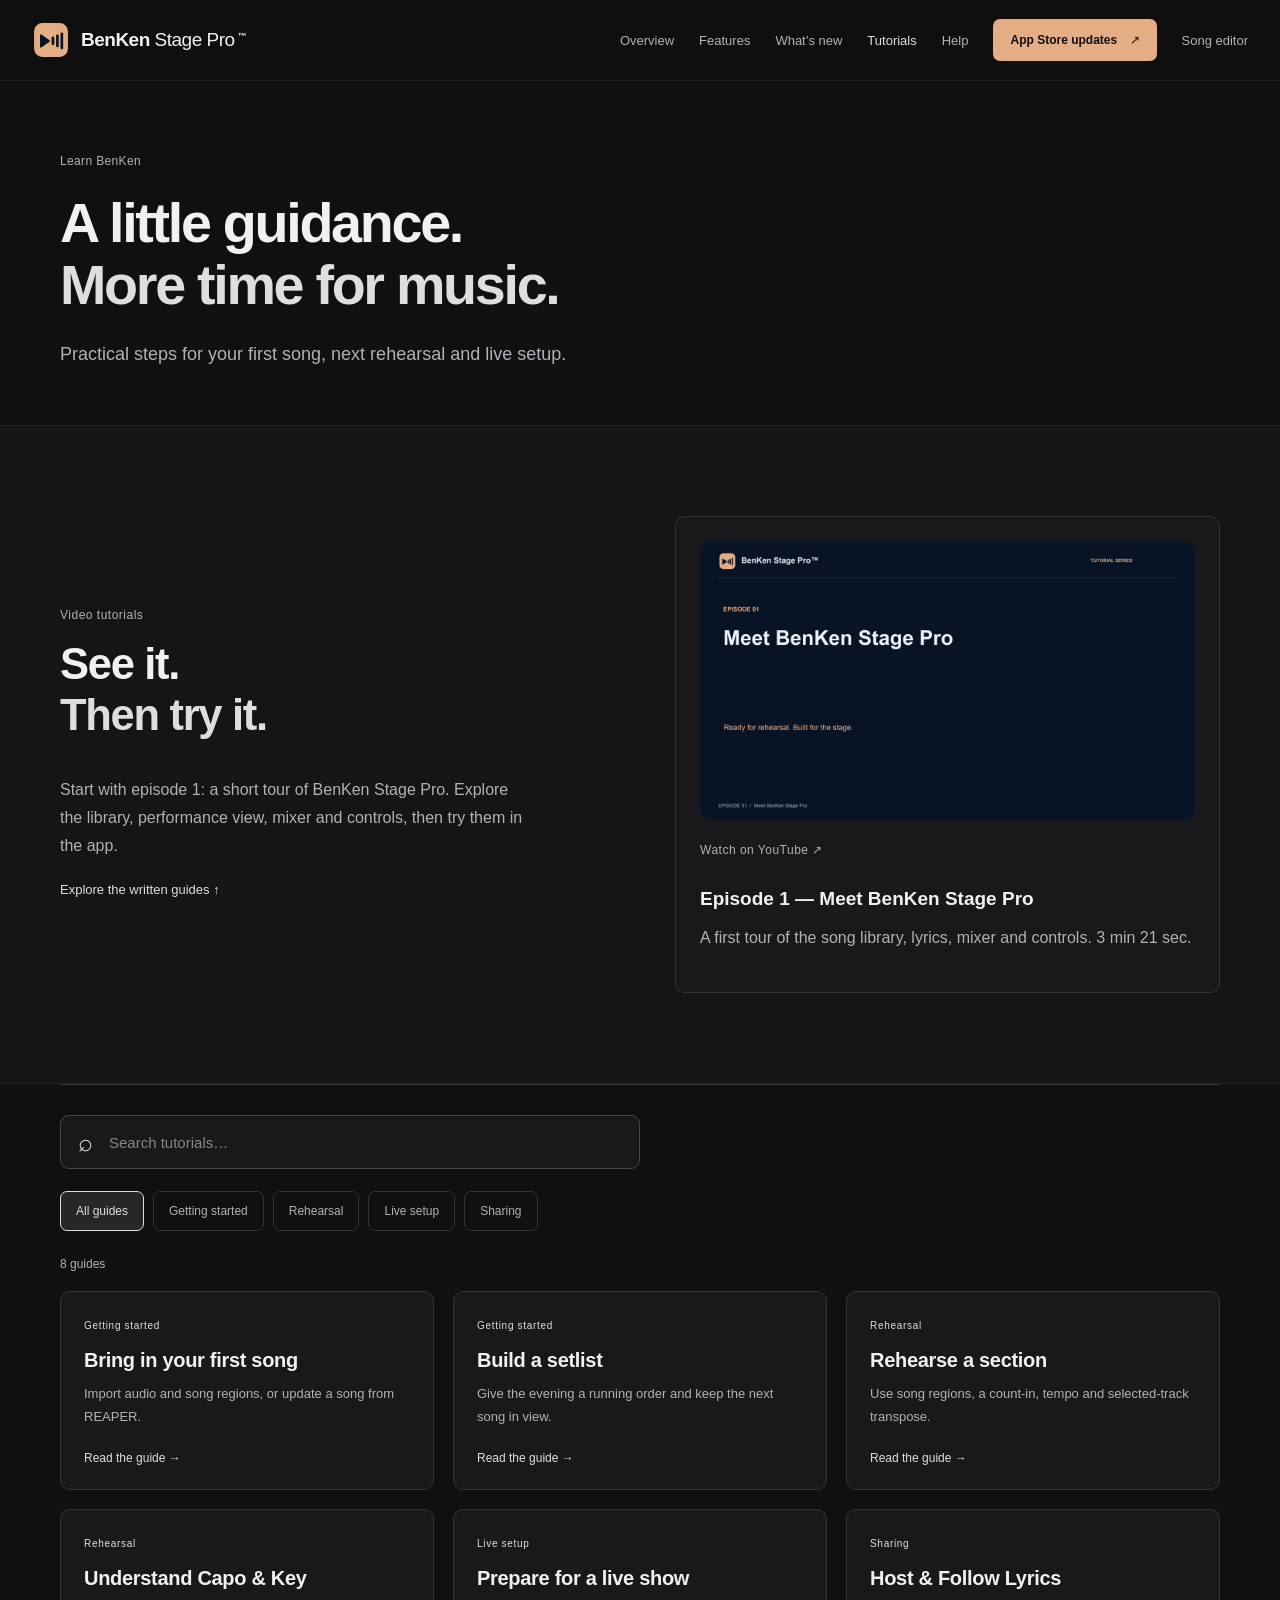
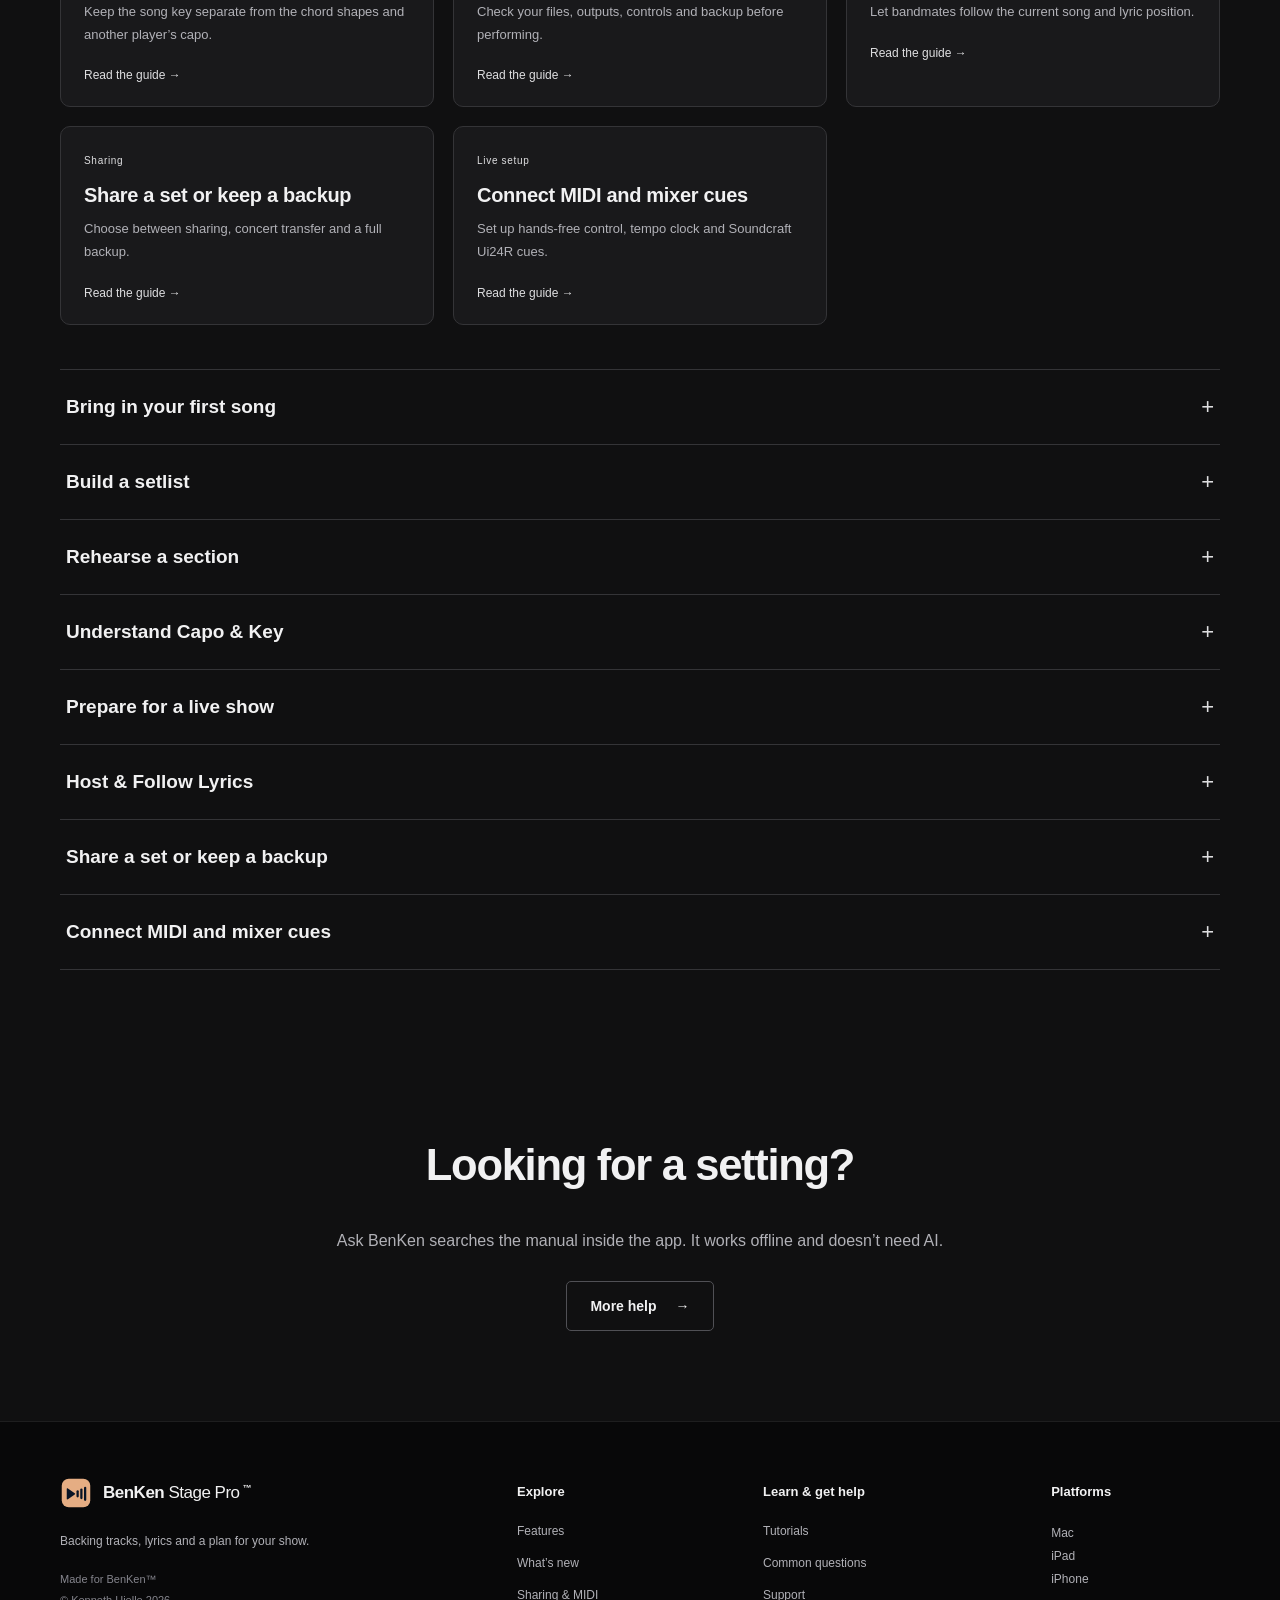
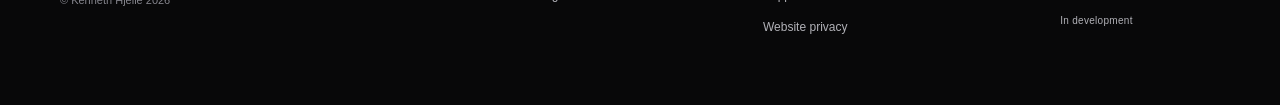
<file: tutorials.html>
<!doctype html><html lang="en"><head><meta charset="utf-8"><meta name="viewport" content="width=device-width,initial-scale=1"><meta name="theme-color" content="#081426"><meta name="description" content="Learn BenKen Stage Pro with short guides for importing songs, setlists, capo, live routing, sharing and MIDI. Watch the first video tutorial on YouTube."><meta property="og:title" content="Tutorials — BenKen Stage Pro"><meta property="og:description" content="Learn BenKen Stage Pro with short guides for importing songs, setlists, capo, live routing, sharing and MIDI. Watch the first video tutorial on YouTube."><title>Tutorials — BenKen Stage Pro</title><link rel="icon" type="image/svg+xml" href="benken-play-sound.svg"><link rel="stylesheet" href="styles.css?v=20261110-3"><script src="tutorials-data.js?v=20261105-2" defer></script><script src="app.js?v=20261105-2" defer></script></head><body><a class="skip" href="#main">Skip to content</a><header class="site-header"><div class="nav-shell"><a class="brand" href="index.html" aria-label="BenKen Stage Pro home"><img src="benken-play-sound.svg" alt="" width="38" height="38"><span>BenKen <b>Stage Pro</b><sup>™</sup></span></a><button class="menu-toggle" aria-expanded="false" aria-controls="main-nav" aria-label="Open menu"><span></span><span></span></button><nav id="main-nav" aria-label="Main navigation"><a href="index.html">Overview</a><a href="index.html#features">Features</a><a href="index.html#latest">What’s new</a><a href="tutorials.html" aria-current="page">Tutorials</a><a href="help.html">Help</a><button class="nav-cta" data-launch>App Store updates <span aria-hidden="true">↗</span></button><a href="editor.html">Song editor</a></nav></div></header><main id="main"><section class="page-hero shell"><span class="status-label"><i></i> Learn BenKen</span><h1>A little guidance.<br><em>More time for music.</em></h1><p>Practical steps for your first song, next rehearsal and live setup.</p></section><section class="section section-tint" id="videos"><div class="shell video-section"><div><span class="tag">Video tutorials</span><h2>See it.<br><em>Then try it.</em></h2><p>Start with episode 1: a short tour of BenKen Stage Pro. Explore the library, performance view, mixer and controls, then try them in the app.</p><a class="inline-link" href="#guide-search">Explore the written guides ↑</a></div><div class="video-placeholder" aria-label="Video tutorials coming later"><span class="video-mark" aria-hidden="true">▷</span><h3>Coming later on YouTube</h3><p>Importing songs · Rehearsal · Live routing</p></div><div id="video-library" hidden></div></div></section><section class="shell tutorial-section"><div class="learning-toolbar"><label class="search-field"><span aria-hidden="true">⌕</span><span class="sr-only">Search tutorials</span><input id="guide-search" type="search" placeholder="Search tutorials…" autocomplete="off"></label><div class="filter-buttons" role="group" aria-label="Filter tutorials"><button data-filter="all" aria-pressed="true">All guides</button><button data-filter="Getting started" aria-pressed="false">Getting started</button><button data-filter="Rehearsal" aria-pressed="false">Rehearsal</button><button data-filter="Live setup" aria-pressed="false">Live setup</button><button data-filter="Sharing" aria-pressed="false">Sharing</button></div></div><p id="guide-results" class="results-count" role="status" aria-live="polite"></p><div class="guide-index" id="guide-index"></div><p id="no-guides" class="empty-state" hidden>No guides match that search. Try “capo”, “USB” or “setlist”.</p><div class="guide-articles" id="guide-articles"></div></section><section class="section shell short-cta"><h2>Looking for a setting?</h2><p>Ask BenKen searches the manual inside the app. It works offline and doesn’t need AI.</p><a class="button secondary" href="help.html">More help <span aria-hidden="true">→</span></a></section></main><footer class="site-footer"><div class="shell footer-grid"><div><a class="brand" href="index.html"><img src="benken-play-sound.svg" alt="" width="38" height="38"><span>BenKen <b>Stage Pro</b><sup>™</sup></span></a><p>Backing tracks, lyrics and a plan for your show.</p><p class="credit">Made for BenKen™<br>© Kenneth Hjelle 2026</p></div><div><h3>Explore</h3><a href="index.html#features">Features</a><a href="index.html#latest">What’s new</a><a href="tutorials.html#midi-cues">Sharing &amp; MIDI</a></div><div><h3>Learn &amp; get help</h3><a href="tutorials.html">Tutorials</a><a href="help.html#questions">Common questions</a><a href="help.html#support">Support</a><button data-privacy>Website privacy</button></div><div><h3>Platforms</h3><p>Mac<br>iPad<br>iPhone</p><span class="status-label"><i></i> In development</span></div></div></footer><dialog id="launch-dialog" aria-labelledby="launch-title"><button class="dialog-close" aria-label="Close" data-close>×</button><img class="dialog-logo" src="benken-play-sound.svg" alt="" width="56" height="56"><h2 id="launch-title">On the way to the App Store.</h2><p>BenKen Stage Pro is in development and testing. Release date, pricing and public testing details have not yet been announced.</p><p>When a download or TestFlight invitation is available, you’ll find it here.</p><button class="button primary" data-close>Keep exploring</button></dialog><dialog id="privacy-dialog" aria-labelledby="privacy-title"><button class="dialog-close" aria-label="Close" data-close>×</button><h2 id="privacy-title">Website privacy</h2><p>The optional Song editor uses Supabase for email sign-in and a private online library of song titles, artists, keys and lyrics with chords/sections. These are sent only when you choose to save or sync. Audio is not uploaded by the editor. Drafts are stored in this browser; sign-in sessions are stored for the browser tab. Signing out does not erase your drafts. Use your own computer for private songs.</p><p>This website has no advertising trackers, analytics or contact forms. Search and filters run in your browser. GitHub Pages hosts the website and may process technical request information.</p><p>YouTube videos are not embedded or loaded automatically. Video links open YouTube only after you choose one.</p><p>The app’s privacy information will be available before its App Store release.</p></dialog><dialog id="image-dialog" aria-labelledby="image-title"><div class="image-dialog-heading"><h2 id="image-title">App screenshot</h2><button class="dialog-close" aria-label="Close screenshot" data-close>×</button></div><img id="enlarged-image" alt=""></dialog></body></html>
</file>
<file: styles.css>
:root{--navy:#101011;--navy-deep:#080809;--panel:#19191b;--raised:#252528;--line:#343437;--copper:#dedee0;--copper-light:#ffffff;--text:#f1f1f2;--muted:#b1b1b7;--faint:#85858d;font-family:-apple-system,BlinkMacSystemFont,"Segoe UI",sans-serif;color-scheme:dark;font-synthesis:none;scroll-behavior:smooth;scroll-padding-top:100px}*{box-sizing:border-box}body{margin:0;background:var(--navy);color:var(--text);-webkit-font-smoothing:antialiased}button,input{font:inherit}button{cursor:pointer;color:inherit}a{color:inherit;text-decoration:none}button,a,input,summary{-webkit-tap-highlight-color:transparent}a:focus-visible,button:focus-visible,input:focus-visible,summary:focus-visible{outline:2px solid var(--copper);outline-offset:5px}img{display:block;max-width:100%}button{border:0}h1,h2,h3,h4,p{margin-top:0}p{line-height:1.75;color:var(--muted)}h1{font-size:clamp(40px,4.35vw,64px);line-height:1.12;letter-spacing:-2.3px;font-weight:700}h2{font-size:clamp(30px,3.4vw,44px);line-height:1.16;letter-spacing:-1.3px;font-weight:650}h3{font-size:23px;line-height:1.3;letter-spacing:-.5px}em{font-style:normal;color:var(--copper)}.shell{width:min(1160px,calc(100% - 80px));margin-inline:auto}.section{padding-block:90px}.section-tint{background:#151516;border-block:1px solid #34343770}.section-heading{margin-bottom:40px}.section-heading p{font-size:17px;margin:17px 0 0}.center{text-align:center;max-width:760px;margin-inline:auto}.split{display:flex;align-items:end;justify-content:space-between;gap:30px}.split h2{max-width:590px}.status-label{display:inline-flex;align-items:center;gap:9px;font-size:12px;color:var(--copper);padding:9px 14px;border:1px solid #dedee038;background:#dedee009;border-radius:50px;line-height:1.5}.status-label i{width:6px;height:6px;background:var(--copper);border-radius:50%;flex-shrink:0}.tag{font-size:11px;line-height:1.4;display:inline-block;letter-spacing:.5px;color:var(--copper);border:1px solid #dedee033;border-radius:6px;padding:7px 10px;margin-bottom:22px}.site-header{position:sticky;top:0;z-index:20;background:#101011f2;border-bottom:1px solid #34343780;backdrop-filter:blur(16px)}.nav-shell{width:min(1240px,calc(100% - 64px));margin:auto;display:flex;justify-content:space-between;align-items:center;min-height:80px;gap:28px}.brand{display:inline-flex;align-items:center;gap:11px;white-space:nowrap;font-size:19px;font-weight:600;letter-spacing:-.5px}.brand img{width:38px;height:38px;flex-shrink:0}.brand b{font-weight:500}.brand sup{font-size:9px;margin-left:3px;vertical-align:super}.site-header nav{display:flex;align-items:center;gap:25px;font-size:13px}.site-header nav>a{color:var(--muted);padding-block:14px}.site-header nav>a:hover,.site-header nav>a[aria-current=page]{color:var(--copper)}.nav-cta{padding:12px 17px;min-height:42px;background:var(--copper);color:var(--navy);border-radius:7px;font-weight:650;font-size:12px;white-space:nowrap}.nav-cta span{margin-left:9px}.menu-toggle{display:none}.skip{position:fixed;z-index:60;top:-80px;left:18px;background:var(--copper);color:var(--navy);padding:14px}.skip:focus{top:12px}.hero{display:grid;grid-template-columns:1fr 1.04fr;gap:50px;align-items:center;padding-block:100px 82px;min-height:610px}.hero .status-label{margin-bottom:26px}.hero h1{margin-bottom:24px}.hero-copy>p{font-size:18px;max-width:490px;margin-bottom:30px}.actions{display:flex;align-items:center;flex-wrap:wrap;gap:13px}.button{display:inline-flex;justify-content:center;align-items:center;gap:19px;font-size:14px;font-weight:650;min-height:50px;padding:15px 23px;border-radius:8px;border:1px solid transparent;transition:background .18s,border-color .18s,transform .18s}.button:hover{transform:translateY(-2px)}.primary{background:linear-gradient(135deg,var(--copper-light),var(--copper));color:var(--navy);box-shadow:0 7px 28px #dedee017}.primary:hover{background:var(--copper-light)}.secondary{background:#202023;color:var(--text);border-color:#454549}.secondary:hover{background:#252528;border-color:var(--copper)}.hero-product{position:relative}.hero-product:before{content:'';position:absolute;inset:-50px -20px;background:radial-gradient(ellipse,#dedee012,transparent 70%);z-index:-1}.device-frame{background:#080809;border:2px solid #48484d;border-radius:19px;padding:7px;box-shadow:0 25px 80px #0007}.device-frame .image-open{border:0;border-radius:12px;background:var(--navy)}.hero-shot img{aspect-ratio:16/10;object-fit:cover}.device-foot{display:flex;justify-content:space-between;gap:15px;color:var(--faint);font-size:11px;padding:18px 10px 0}.platform-strip{background:#151516;border-block:1px solid #34343770;padding-block:21px}.platform-strip>.shell{display:flex;align-items:center;justify-content:center;gap:26px;flex-wrap:wrap;font-size:12px;color:#bdbdc3}.platform-strip i{background:#64646b;width:3px;height:3px;border-radius:50%}.feature-grid{display:grid;grid-template-columns:repeat(3,minmax(0,1fr));gap:26px}.feature-card{background:var(--panel);border:1px solid var(--line);border-radius:13px;overflow:hidden;min-width:0}.image-open{display:block;position:relative;padding:0;width:100%;background:var(--panel);border:1px solid var(--line);border-radius:11px;overflow:hidden;text-align:left}.image-open img{width:100%;object-fit:cover;aspect-ratio:16/10;transition:transform .25s}.image-open:hover img{transform:scale(1.018)}.expand-icon{position:absolute;bottom:10px;right:10px;color:var(--copper-light);background:#101011eb;border:1px solid #64646b80;width:29px;height:29px;border-radius:6px;display:grid;place-items:center;font-size:18px}.feature-card>.image-open{border:0;border-radius:0;border-bottom:1px solid var(--line)}.feature-card>.image-open img{aspect-ratio:16/10}.card-copy{padding:25px}.card-copy h3{margin-bottom:13px;color:var(--copper);font-size:22px}.card-copy h4{font-size:15px;font-weight:600;line-height:1.5;margin-bottom:9px;color:var(--text)}.card-copy p{font-size:14px;margin:0;line-height:1.75}.feature-directory{display:grid;grid-template-columns:repeat(3,minmax(0,1fr));gap:45px 48px}.feature-directory h3{font-size:19px;margin-bottom:18px}.feature-directory ul,.support-checklist ul{list-style:none;padding:0;margin:0}.feature-directory li,.support-checklist li{position:relative;padding-left:23px;margin-bottom:13px;font-size:14px;line-height:1.55;color:var(--muted)}.feature-directory li:before,.support-checklist li:before{content:'✓';position:absolute;left:0;color:var(--copper)}.view-tabs{display:flex;gap:4px;padding:5px;border:1px solid var(--line);border-radius:9px;background:#19191b;flex-shrink:0}.view-tabs button{padding:12px 19px;background:transparent;color:var(--muted);border-radius:6px;font-size:13px}.view-tabs button[aria-selected=true]{background:var(--raised);color:var(--copper)}.wide-screen{box-shadow:0 22px 70px #0004;border-radius:14px;padding:6px;background:#09090a}.wide-screen img{aspect-ratio:16/9;object-fit:cover;border-radius:9px}.screen-caption{margin:18px 0 0;font-size:14px;text-align:center}.three-columns{display:grid;grid-template-columns:repeat(3,minmax(0,1fr));gap:42px}.three-columns p{font-size:15px}.line-icon{display:inline-grid;place-items:center;width:43px;height:43px;border:1px solid #dedee050;color:var(--copper);border-radius:11px;font-size:13px;margin-bottom:23px}.inline-link{font-size:13px;color:var(--copper);display:inline-block;line-height:1.6;padding-block:4px}.inline-link:hover{text-decoration:underline}.tool-grid{display:grid;grid-template-columns:repeat(3,minmax(0,1fr));gap:28px}.tool-grid .image-open img{aspect-ratio:3/4;object-fit:cover;object-position:top}.tool-grid h3{font-size:19px;margin:20px 0 0}.learning-panel{display:grid;grid-template-columns:1fr 1fr;gap:70px;align-items:center}.learning-panel>div>p{font-size:16px;max-width:460px;margin-bottom:28px}.lesson-preview{background:var(--panel);border:1px solid var(--line);border-radius:13px;padding:0 22px}.lesson-preview a{display:flex;align-items:center;gap:17px;padding:24px 0;border-bottom:1px solid var(--line)}.lesson-preview a:last-child{border:0}.lesson-preview a>span{color:var(--copper);font-size:13px;min-width:28px}.lesson-preview strong{font-size:16px;font-weight:550}.lesson-preview p{font-size:13px;margin:6px 0 0}.lesson-preview b{margin-left:auto;color:var(--copper);font-size:20px;font-weight:400}.lesson-preview a:hover strong{color:var(--copper)}.news-grid{gap:26px}.news-grid article{padding:28px;background:var(--panel);border:1px solid var(--line);border-radius:12px}.news-grid h3{font-size:22px}.news-grid p{font-size:14px;margin-bottom:0}.closing{padding-block:75px;text-align:center}.closing img{margin:0 auto 25px}.closing h2{max-width:700px;margin-inline:auto}.closing .actions{justify-content:center;margin-top:28px}.site-footer{background:var(--navy-deep);border-top:1px solid #34343780;padding-block:55px}.footer-grid{display:grid;grid-template-columns:2fr 1fr 1.2fr .8fr;gap:35px}.site-footer .brand{font-size:17px}.site-footer .brand img{width:32px;height:32px}.site-footer p{font-size:12px;line-height:1.9;margin:17px 0 0;max-width:250px}.site-footer h3{font-size:13px;letter-spacing:0;font-weight:600;margin:7px 0 22px}.site-footer a:not(.brand),.site-footer button{display:block;font-size:12px;color:var(--muted);line-height:1.5;padding:0;margin:0 0 14px;background:none;text-align:left}.site-footer a:hover,.site-footer button:hover{color:var(--copper)}.site-footer .credit{color:var(--faint);font-size:11px}.site-footer .status-label{font-size:10px;margin-top:16px;padding:6px 9px}.page-hero{padding-block:70px 55px}.page-hero h1{margin:22px 0}.page-hero>p{font-size:18px;max-width:620px;margin-bottom:0}.tutorial-section{padding-bottom:80px}.learning-toolbar{border-top:1px solid var(--line);padding-top:30px}.search-field{display:flex;align-items:center;gap:14px;background:var(--panel);border:1px solid #454549;border-radius:9px;padding:0 17px;max-width:580px}.search-field>span:first-child{font-size:25px;color:var(--copper)}.search-field input{background:none;border:0;min-height:52px;width:100%;color:var(--text);font-size:15px;outline-offset:1px}.search-field input::placeholder{color:var(--faint)}.filter-buttons{display:flex;flex-wrap:wrap;gap:9px;margin-top:22px}.filter-buttons button{background:transparent;border:1px solid var(--line);color:var(--muted);border-radius:7px;min-height:40px;padding:10px 15px;font-size:12px}.filter-buttons button[aria-pressed=true]{background:#dedee01c;border-color:var(--copper);color:var(--copper)}.results-count{font-size:12px;margin:23px 0 16px}.guide-index{display:grid;grid-template-columns:repeat(3,minmax(0,1fr));gap:19px}.guide-card{background:var(--panel);border:1px solid var(--line);border-radius:10px;padding:23px;display:block}.guide-card:hover{border-color:var(--copper)}.guide-card .category{font-size:10px;color:var(--copper);letter-spacing:.7px}.guide-card h2{font-size:20px;letter-spacing:-.3px;line-height:1.3;margin:14px 0 10px}.guide-card p{font-size:13px;margin-bottom:19px}.guide-card .read-guide{color:var(--copper);font-size:12px}.guide-articles{margin-top:44px}.guide-article{border-top:1px solid var(--line);scroll-margin-top:100px}.guide-article:last-child{border-bottom:1px solid var(--line)}.guide-article summary{padding:24px 6px;cursor:pointer;display:flex;gap:20px;align-items:center;list-style:none;font-weight:550;font-size:19px}.guide-article summary::-webkit-details-marker{display:none}.guide-article summary:after{content:'+';margin-left:auto;color:var(--copper);font-size:22px;font-weight:400}.guide-article[open] summary:after{content:'−'}.guide-article[open]>summary{color:var(--copper)}.guide-body{display:grid;grid-template-columns:1.3fr 1fr;gap:45px;padding:8px 6px 34px}.guide-body ol{padding-left:24px;margin:0}.guide-body li{padding-left:6px;margin-bottom:17px;color:var(--muted);font-size:15px;line-height:1.75}.guide-body li::marker{color:var(--copper);font-weight:600}.guide-body .guide-note{background:#202023;border-left:2px solid var(--copper);padding:16px 18px;font-size:13px;margin:25px 0 0}.guide-body img{width:100%;border-radius:9px;border:1px solid var(--line)}.empty-state{padding:25px;background:var(--panel);border:1px solid var(--line);border-radius:8px;font-size:14px}.video-section{display:grid;grid-template-columns:1fr 1fr;gap:70px;align-items:center}.video-section>div>p{max-width:470px;font-size:16px}.video-placeholder{background:linear-gradient(135deg,#252528,#19191b);border:1px solid #4b4b50;border-radius:14px;aspect-ratio:16/9;display:flex;flex-direction:column;align-items:center;justify-content:center;padding:25px;text-align:center}.video-mark{display:grid;place-items:center;color:var(--copper);width:65px;height:65px;font-size:32px;line-height:1;border:1px solid #dedee050;border-radius:50%;margin-bottom:24px;padding-left:4px}.video-placeholder h3{font-size:19px;margin-bottom:8px}.video-placeholder p{font-size:12px!important;margin:0}.video-card{display:block;padding:24px;background:var(--panel);border:1px solid var(--line);border-radius:10px}.video-card strong{display:block;font-size:19px;margin:14px 0}.short-cta{max-width:720px;text-align:center}.short-cta p{font-size:16px}.short-cta .button{margin-top:10px}.help-start{display:grid;grid-template-columns:1fr 1fr;gap:25px}.help-link{display:flex;align-items:start;gap:20px;padding:27px;background:var(--panel);border:1px solid var(--line);border-radius:11px}.help-link>span{color:var(--copper);font-size:12px;padding-top:3px}.help-link h2{font-size:20px;letter-spacing:-.4px;margin:0 0 9px}.help-link p{font-size:14px;margin:0}.help-link b{margin-left:auto;font-weight:400;color:var(--copper)}a.help-link:hover{border-color:var(--copper)}.faq-layout,.support-layout{display:grid;grid-template-columns:1fr 1.3fr;gap:70px}.faq-layout>div>p{font-size:16px}.faq-list details{border-bottom:1px solid var(--line)}.faq-list details:first-child{border-top:1px solid var(--line)}.faq-list summary{display:flex;align-items:center;justify-content:space-between;gap:20px;font-size:16px;line-height:1.5;list-style:none;padding:22px 0;cursor:pointer}.faq-list summary::-webkit-details-marker{display:none}.faq-list summary:after{content:'+';color:var(--copper);font-size:23px;font-weight:400}.faq-list details[open] summary:after{content:'−'}.faq-list details[open] summary{color:var(--copper)}.faq-list p{font-size:14px;padding-right:26px;margin:0 0 24px}.support-layout p{font-size:15px}.support-checklist{background:var(--panel);border:1px solid var(--line);border-radius:12px;padding:27px}.support-checklist h3{font-size:20px}.support-checklist p{font-size:13px;margin:20px 0 0}.sr-only{position:absolute;clip:rect(0,0,0,0);clip-path:inset(50%);width:1px;height:1px;overflow:hidden;white-space:nowrap}dialog{background:var(--panel);color:var(--text);border:1px solid #4b4b50;border-radius:16px;padding:40px;max-width:550px;width:calc(100% - 32px);box-shadow:0 25px 100px #0008}dialog::backdrop{background:#050506e6;backdrop-filter:blur(5px)}dialog h2{font-size:30px;letter-spacing:-.7px;margin:15px 0 21px}dialog p{font-size:15px}.dialog-close{position:absolute;top:14px;right:14px;background:var(--raised);color:var(--copper);width:36px;height:36px;border-radius:7px;font-size:24px;line-height:1}.dialog-logo{margin-bottom:20px}#image-dialog{max-width:1200px;padding:18px;width:calc(100% - 30px)}.image-dialog-heading{padding:2px 48px 18px 3px}.image-dialog-heading h2{font-size:17px;line-height:1.4;margin:0;letter-spacing:0}#enlarged-image{max-height:calc(100dvh - 130px);max-width:100%;width:auto;object-fit:contain;margin:auto;border-radius:6px}[hidden]{display:none!important}
@media(max-width:1080px){.nav-shell{width:calc(100% - 40px);gap:18px}.brand{font-size:17px}.site-header nav{gap:17px;font-size:12px}.nav-cta{font-size:11px;padding:12px}.shell{width:calc(100% - 56px)}.hero{gap:30px;padding-block:75px 65px;min-height:550px}.hero h1{font-size:clamp(40px,4.6vw,55px)}.hero-copy>p{font-size:16px}.hero .status-label{font-size:10px}.card-copy{padding:22px}.feature-directory{gap:35px 28px}.three-columns{gap:26px}.learning-panel,.video-section{gap:40px}.feature-card h3{font-size:20px}.hero-actions .button{padding-inline:18px}.split{align-items:start;flex-direction:column;gap:10px}.footer-grid{gap:24px}.site-footer .brand{font-size:15px}.guide-body{gap:30px}}
@media(max-width:780px){:root{scroll-padding-top:86px}.shell{width:calc(100% - 40px)}.nav-shell{min-height:70px}.brand{font-size:17px;gap:9px}.brand img{width:33px;height:33px}.site-header nav{display:none;position:absolute;top:70px;left:0;right:0;padding:16px 20px 24px;flex-direction:column;gap:0;align-items:stretch;background:#202023;border-bottom:1px solid #4b4b50}.site-header nav.open{display:flex}.site-header nav>a{padding:14px 6px;font-size:14px;border-bottom:1px solid var(--line)}.nav-cta{margin-top:16px;font-size:13px}.menu-toggle{display:flex;flex-direction:column;align-items:center;justify-content:center;gap:6px;background:none;border:1px solid #4b4b5070;border-radius:7px;width:41px;height:41px;flex-shrink:0}.menu-toggle span{height:1px;width:18px;background:var(--copper)}.hero{grid-template-columns:1fr;gap:39px;padding-block:45px 45px;min-height:0}.hero h1{font-size:clamp(39px,7vw,58px);letter-spacing:-1.7px}.hero-copy>p{font-size:16px;max-width:580px}.hero .status-label{font-size:10px;margin-bottom:23px}.hero-product{max-width:650px}.device-frame{padding:5px;border-radius:14px}.device-frame .image-open{border-radius:8px}.device-foot{font-size:10px;padding-top:13px}.platform-strip{padding-block:20px}.platform-strip>.shell{gap:10px 17px;font-size:10px}.platform-strip i{display:none}.platform-strip span{padding:3px 0}.section{padding-block:58px}.section-heading{margin-bottom:30px}.section-heading h2{font-size:33px;letter-spacing:-1px}.section-heading p{font-size:15px}.feature-grid{grid-template-columns:1fr 1fr;gap:18px}.card-copy{padding:20px}.card-copy h3{font-size:20px}.card-copy h4{font-size:14px}.card-copy p{font-size:13px}.feature-directory{grid-template-columns:1fr 1fr;gap:32px 25px}.feature-directory h3{font-size:18px}.feature-directory li{font-size:13px}.three-columns{grid-template-columns:1fr;gap:30px}.three-columns article{padding-bottom:25px;border-bottom:1px solid var(--line)}.three-columns article:last-child{padding-bottom:0;border:0}.three-columns h3{font-size:23px;margin-bottom:12px}.three-columns p{font-size:14px}.line-icon{margin-bottom:17px}.tool-grid{gap:17px}.tool-grid h3{font-size:16px;margin-top:14px}.learning-panel,.video-section,.faq-layout,.support-layout{grid-template-columns:1fr;gap:34px}.learning-panel h2,.video-section h2{font-size:33px}.learning-panel>div>p{font-size:15px;max-width:none}.lesson-preview a{padding-block:21px}.lesson-preview strong{font-size:15px}.lesson-preview p{font-size:12px}.news-grid article{border:1px solid var(--line)!important;padding:24px!important}.news-grid h3 br{display:none}.closing{padding-block:55px}.closing h2{font-size:32px}.footer-grid{grid-template-columns:1fr 1fr;gap:35px}.footer-grid>div:first-child{grid-column:1/-1}.site-footer .brand{font-size:18px}.site-footer{padding-block:38px}.page-hero{padding-block:45px 35px}.page-hero h1{font-size:clamp(37px,6.5vw,51px);letter-spacing:-1.6px}.page-hero>p{font-size:16px}.guide-index{grid-template-columns:1fr 1fr;gap:15px}.guide-card{padding:20px}.guide-card h2{font-size:19px}.filter-buttons{gap:7px}.filter-buttons button{font-size:11px;padding:9px 12px}.guide-body{grid-template-columns:1fr;gap:25px;padding-bottom:25px}.guide-body>.image-open{max-width:540px}.guide-article summary{font-size:17px;padding-block:21px}.guide-body li{font-size:14px}.video-placeholder{aspect-ratio:16/9;max-width:600px;width:100%}.video-section>div>p{font-size:15px}.tutorial-section{padding-bottom:50px}.help-start{grid-template-columns:1fr;gap:17px}.help-link{padding:22px}.faq-layout h2,.support-layout h2{font-size:33px}.faq-list summary{font-size:15px}.support-checklist{padding:23px}.button{font-size:13px;min-height:48px;padding:14px 19px}.screen-caption{font-size:12px}.view-tabs{width:100%}.view-tabs button{flex:1}dialog{padding:35px 25px}dialog h2{font-size:27px}}
@media(max-width:480px){.feature-grid,.guide-index{grid-template-columns:1fr}.feature-directory{grid-template-columns:1fr;gap:29px}.feature-directory li{font-size:14px}.feature-card h3{font-size:22px}.card-copy p{font-size:14px}.tool-grid{grid-template-columns:1fr;gap:28px}.tool-grid article{max-width:360px;width:100%;margin-inline:auto}.tool-grid h3{font-size:19px}.hero h1{font-size:39px}.hero-copy>p br{display:none}.footer-grid{gap:30px 20px}.status-label{padding:8px 12px}.platform-strip>.shell{justify-content:flex-start;gap:8px 20px}.page-hero h1{font-size:37px}.guide-article summary{font-size:16px}.video-mark{width:52px;height:52px;font-size:27px;margin-bottom:18px}.video-placeholder h3{font-size:17px}.device-foot{font-size:9px}.lesson-preview{padding-inline:17px}.lesson-preview a{gap:12px}.news-grid h3{font-size:22px}}
@media(prefers-reduced-motion:reduce){:root{scroll-behavior:auto}*,*:before,*:after{transition:none!important;animation:none!important}}
/* Keep the complete app interface visible in the main product image. */
.hero-shot img{object-fit:contain}

/* Published tutorial videos */
.video-card .video-poster{display:block;width:100%;height:auto;aspect-ratio:16/9;object-fit:contain;border-radius:12px;margin-bottom:20px}.video-card strong{display:block}.video-section #video-library{min-width:0;width:100%}


/* November 2026 — restrained monochrome product website. */
.site-header{background:#101011f5;backdrop-filter:blur(12px)}
.brand img,.closing>div>img,.dialog-logo{filter:none}
.primary,.nav-cta{background:#e5ad83;color:#101011;box-shadow:none}
.primary:hover,.nav-cta:hover{background:#f1c4a2}.secondary{background:transparent;border-color:#505055}
.button{border-radius:5px}.button:hover{transform:none}.status-label{padding:0;border:0;background:none;border-radius:0;color:var(--muted);font-size:12px;letter-spacing:.03em}.status-label i{display:none}
.hero-product:before{display:none}.device-frame{border-radius:10px;border:1px solid #55555b;padding:6px;box-shadow:0 18px 42px #0004}.device-frame .image-open{border-radius:5px}
.product-home .hero{grid-template-columns:.85fr 1.15fr;gap:64px;padding-block:96px 88px;min-height:570px}
.product-home h1{font-size:clamp(40px,4.5vw,65px);font-weight:550;letter-spacing:-2.5px;line-height:1.08;max-width:520px}
.product-home h2{font-size:clamp(28px,3vw,38px);font-weight:550;letter-spacing:-1px}
.product-home .hero-copy>p{font-size:17px;line-height:1.75}.product-home .hero .status-label{margin-bottom:24px}
.product-home .section{padding-block:76px}.product-home .section-heading.center{text-align:left;max-width:none}.product-home .section-heading{margin-bottom:36px}
.platform-strip{background:transparent;border-top:0}.platform-strip>.shell{justify-content:flex-start;gap:22px;color:var(--muted)}
.product-home .feature-grid{grid-template-columns:repeat(2,minmax(0,1fr));gap:56px 40px}
.product-home .feature-card{background:transparent;border:0;border-radius:0;overflow:visible}
.product-home .feature-card>.image-open{border:1px solid #3b3b40;border-radius:6px;overflow:hidden}
.product-home .card-copy{padding:23px 0 0}.product-home .card-copy h3{color:var(--text);font-size:22px;font-weight:550;margin-bottom:10px}.product-home .card-copy p{font-size:15px;line-height:1.7;max-width:520px}
.product-home .feature-directory{gap:36px 48px}.feature-directory li:before{content:'—';color:var(--faint)}
.product-home .feature-directory h3{font-weight:550}.product-home #workspace .section-heading{margin-bottom:24px;justify-content:flex-start}
.view-tabs{border:0;border-bottom:1px solid var(--line);padding:0;border-radius:0;background:none;gap:20px}.view-tabs button{border-radius:0;padding:12px 0;border-bottom:2px solid transparent}.view-tabs button[aria-selected=true]{background:none;color:var(--text);border-bottom-color:var(--text)}
.image-open{border-radius:6px}.image-open:hover img{transform:none}.expand-icon{background:#131315e8;border-color:#626269;color:#eee;border-radius:4px}.wide-screen{box-shadow:none;border-radius:6px}.wide-screen img{border-radius:3px}
.product-home .news-grid{gap:35px}.product-home .news-grid article{background:none;border:0;border-top:1px solid var(--line);padding:24px 0 0;border-radius:0}.tag{border:0;border-radius:0;padding:0;color:var(--muted);font-size:12px;margin-bottom:16px}.product-home .news-grid h3{font-weight:550;font-size:22px}.product-home .news-grid p{font-size:15px}
.product-home .lesson-preview{background:none;border:0;border-radius:0;padding:0}.product-home .learning-panel{gap:80px}.product-home .closing{text-align:left;padding-block:55px}.product-home .closing>.shell{display:grid;grid-template-columns:1fr auto;align-items:center;gap:0 30px}.product-home .closing img{display:none}.product-home .closing h2{margin:0 0 12px}.product-home .closing p{margin:0}.product-home .closing .actions{grid-column:2;grid-row:1/3;margin:0}
@media(max-width:1050px){.site-header nav{gap:15px}.nav-shell{width:calc(100% - 40px);gap:20px}.product-home .hero{gap:34px}.product-home .hero h1{font-size:48px}}
@media(max-width:800px){.product-home .hero{grid-template-columns:1fr;padding-block:48px;gap:36px}.product-home .hero h1{font-size:48px;max-width:600px}.product-home .hero-copy>p{max-width:600px}.product-home .feature-grid{gap:35px 24px}.product-home .section{padding-block:52px}.product-home .closing>.shell{display:block}.product-home .closing .actions{justify-content:flex-start;margin-top:22px}.product-home .learning-panel{gap:32px}}
@media(max-width:560px){.product-home .feature-grid{grid-template-columns:1fr;gap:40px}.product-home .hero h1{font-size:43px;letter-spacing:-1.7px}.product-home .section-heading{margin-bottom:28px}.platform-strip>.shell{gap:12px;font-size:11px}.platform-strip i{display:none}.device-foot{padding-inline:0;font-size:10px}.product-home .news-grid article{padding-top:20px}}

.chart-feature{display:grid;grid-template-columns:1.3fr 1fr;align-items:center;gap:56px;border-top:1px solid var(--line)}.chart-feature h2{margin-bottom:22px}.chart-feature .image-open img{aspect-ratio:auto;object-fit:contain}.chart-feature .screen-caption{text-align:left;font-size:12px}.chart-feature p{font-size:16px}@media(max-width:800px){.chart-feature{grid-template-columns:1fr;gap:26px}.chart-feature>div{grid-row:1}}

/* Product screenshots keep their complete app viewport, including the controls. */
.product-home .image-open img{object-fit:contain;object-position:center;transform:none}
.product-home .hero-shot img,.product-home .wide-screen img{aspect-ratio:16/9}
.product-home .image-open:hover img{transform:none}
.product-home .feature-card .card-copy{padding:22px 0}
.product-home .feature-grid{row-gap:8px}
.product-home #workspace .view-tabs{margin-top:24px;flex-wrap:wrap}
.product-home .tool-grid .image-open{background:#0b111a}
.product-home .tool-grid .image-open img{aspect-ratio:4/3}

/* Portrait iPad home screen in the hero, with the entire app visible. */
.product-home .hero-product{width:100%;max-width:430px;justify-self:center}
.product-home .hero-shot img{aspect-ratio:3/4;object-fit:contain}

/* Feature cards show different full app screens, without cropping. */
.product-home .feature-grid{row-gap:38px}
.product-home .feature-card .image-open{background:#0a111c;border:1px solid var(--line);border-radius:8px}
.product-home .feature-card .image-open img{aspect-ratio:16/9;object-fit:contain;object-position:center}

/* Dark app skin: charcoal surfaces with logo copper accents. */
body.product-home{--navy:#111318;--navy-deep:#0d0f13;--panel:#1b1f26;--raised:#292f39;--line:#424c59;--copper:#e5ad83;--copper-light:#f1c4a2;--text:#edf1f5;--muted:#bdc5cf;--faint:#98a4b3}
.product-home .site-header{background:#1b1f26f5;border-bottom-color:var(--line)}
.product-home .section-tint{background:#171b21;border-color:var(--line)}
.product-home .site-footer{border-color:var(--line)}
.product-home .device-frame{background:var(--navy-deep);border-color:var(--line)}
.product-home .secondary{border-color:#637183}
.product-home .view-tabs button[aria-selected=true]{color:var(--copper);border-bottom-color:var(--copper)}
.product-home .expand-icon{background:#1b1f26ef;border-color:#637183;color:var(--copper)}
.product-home .wide-screen,.product-home .tool-grid .image-open{background:var(--navy-deep)}
.product-home dialog{border-color:var(--line)}
.product-home .tag,.product-home .feature-directory h3{color:var(--copper)}
@media(max-width:800px){.product-home .site-header nav{background:var(--panel);border-color:var(--line)}}

/* Portrait reading views retain the complete iPad screen. */
.product-home .feature-card .portrait-shot{width:min(100%,380px);margin-inline:auto;background:var(--navy-deep)}
.product-home .feature-card .portrait-shot img{aspect-ratio:3/4;object-fit:contain}
.product-home #screen-panel.portrait-view{width:min(100%,480px);margin-inline:auto}
.product-home #screen-panel.portrait-view img{aspect-ratio:3/4;object-fit:contain}
.skin-choices{display:flex;justify-content:center;flex-wrap:wrap;gap:8px;margin-top:16px}
.skin-choices button{padding:10px 15px;min-height:42px;background:var(--panel);border:1px solid var(--line);border-radius:5px;color:var(--muted)}
.skin-choices button[aria-pressed=true]{border-color:var(--copper);color:var(--copper);background:var(--raised)}

.product-home .feature-grid{grid-template-columns:repeat(3,minmax(0,1fr));gap:48px 30px}
.product-home .tool-grid .image-open img{aspect-ratio:16/9}
@media(max-width:1000px){.product-home .feature-grid{grid-template-columns:repeat(2,minmax(0,1fr))}}
@media(max-width:600px){.product-home .feature-grid{grid-template-columns:1fr}}

/* Give the complete mixer a full-width row instead of a small thumbnail. */
.product-home .feature-grid{grid-template-columns:repeat(6,minmax(0,1fr))}
.product-home .feature-card{grid-column:span 2}
.product-home .feature-card.mixer-feature{grid-column:1/-1}
.product-home .feature-card.landscape-feature{grid-column:span 3}
.product-home .mixer-feature .image-open img{aspect-ratio:auto;height:auto;object-fit:contain}
.product-home .mixer-feature .card-copy p{max-width:850px}
@media(max-width:800px){.product-home .feature-grid{grid-template-columns:repeat(2,minmax(0,1fr))}.product-home .feature-card{grid-column:span 1}.product-home .feature-card.landscape-feature{grid-column:span 1}}
@media(max-width:600px){.product-home .feature-grid{grid-template-columns:1fr}.product-home .feature-card,.product-home .feature-card.landscape-feature{grid-column:1/-1}}

/* The mixer uses a real portrait app capture, never a stretched landscape image. */
.product-home .mixer-feature{display:grid;grid-template-columns:minmax(0,620px) minmax(0,1fr);align-items:center;gap:48px}
.product-home .mixer-feature .image-open{max-width:620px;margin-inline:auto}
.product-home .mixer-feature .image-open img{aspect-ratio:auto;width:100%;height:auto}
@media(max-width:800px){.product-home .mixer-feature{display:block}.product-home .mixer-feature .image-open{max-width:480px}}
</file>
<file: editor.css>
:root{color-scheme:dark;--bg:#081526;--panel:#14283f;--line:#304c65;--ink:#edf2f7;--muted:#a3b5c6;--copper:#e7b083;--chord:#f1bf67;font-family:Inter,-apple-system,BlinkMacSystemFont,'Segoe UI',sans-serif;color:var(--ink);background:var(--bg)}*{box-sizing:border-box}body{margin:0}button,input,select,textarea{font:inherit;color:inherit}button{cursor:pointer;min-height:42px;padding:10px 14px;border:1px solid var(--line);border-radius:8px;background:var(--panel);font-size:12px;font-weight:700;letter-spacing:.04em}button:hover{border-color:var(--copper)}button:disabled{opacity:.5;cursor:wait}button.primary{background:var(--copper);color:#112236;border-color:var(--copper)}input,select,textarea{background:#0b1c2f;border:1px solid var(--line);border-radius:6px;padding:10px;min-width:0;width:100%}input:focus,textarea:focus,button:focus-visible,select:focus{outline:2px solid var(--copper);outline-offset:2px}label{display:flex;flex-direction:column;gap:7px;font-size:12px;color:var(--muted)}a{color:var(--copper)}header{display:flex;align-items:center;gap:20px;padding:18px 28px;border-bottom:1px solid var(--line);background:#102238}.brand{display:flex;align-items:center;gap:12px;color:var(--ink);font-weight:750;text-decoration:none;letter-spacing:.07em;font-size:15px}.logo{background:var(--copper);color:#13253c;padding:7px;border-radius:10px;font-size:22px}.subtitle{color:var(--muted);border-left:1px solid var(--line);padding-left:20px}#accountButton{margin-left:auto}main{display:grid;grid-template-columns:260px 1fr;min-height:calc(100vh - 85px)}aside{padding:24px 20px;border-right:1px solid var(--line);display:flex;flex-direction:column;gap:18px;background:#0e2034}.library-heading,.pane-heading,.dialog-heading,.work-heading{display:flex;align-items:center;justify-content:space-between;gap:12px}h1{font-size:23px;margin:0}aside p{font-size:13px;color:var(--muted);line-height:1.6;margin:0}#songs{display:grid;gap:7px;max-height:50vh;overflow:auto}#songs button{text-align:left;display:grid;gap:5px;font-size:14px;font-weight:500;letter-spacing:0}#songs button[aria-current=true]{background:#28435b;border-color:var(--copper)}#songs small{color:var(--muted);font-size:11px}.aside-bottom{margin-top:auto;display:grid;gap:16px;padding-top:24px}.workspace{padding:30px;min-width:0}.eyebrow{font-size:10px;letter-spacing:.19em;color:var(--copper);margin:0 0 10px}.work-heading h2{margin:0;font-size:25px;font-weight:600}.save-actions{display:flex;gap:8px;flex-wrap:wrap;justify-content:flex-end}#status{font-size:13px;min-height:20px;color:var(--muted);margin:18px 0 24px}.metadata{display:grid;grid-template-columns:2fr 1.4fr 90px;gap:14px;margin-bottom:25px}.editor-grid{display:grid;grid-template-columns:minmax(0,1fr) minmax(0,1fr);gap:22px}.edit-pane,.preview-pane{min-width:0}.pane-heading{min-height:42px;margin-bottom:12px}.pane-heading h3{font-size:13px;letter-spacing:.06em;margin:0}.pane-heading button{font-size:10px;padding:7px}.pane-heading label{flex-direction:row;align-items:center;font-size:10px}.pane-heading input{width:90px;padding:0}.insert-toolbar{display:grid;grid-template-columns:1fr auto 1fr auto;align-items:end;gap:7px;background:var(--panel);border:1px solid var(--line);border-bottom:0;border-radius:10px 10px 0 0;padding:12px}.insert-toolbar button{font-size:10px;padding:8px}.insert-toolbar input,.insert-toolbar select{font-size:13px;padding:9px}#lyrics{width:100%;height:60vh;min-height:380px;resize:vertical;border-radius:0 0 10px 10px;padding:20px;font:16px/1.9 ui-monospace,SFMono-Regular,Consolas,monospace;tab-size:4}.hint,.footnote{font-size:12px;color:var(--muted);line-height:1.7}.footnote{padding-top:20px;border-top:1px solid var(--line);margin-top:25px}#preview{border:1px solid var(--line);border-radius:10px;min-height:calc(60vh + 95px);padding:28px 22px;background:#091a2b;overflow:auto}#previewTitle{font-size:29px;color:#00add6;margin:0 0 12px;text-align:center;overflow-wrap:anywhere}#previewMeta{font-size:13px;color:var(--muted);text-align:center;margin-bottom:34px}#previewLyrics{font:22px/1.7 ui-monospace,SFMono-Regular,Consolas,monospace}.lyric-line{white-space:pre-wrap;overflow-wrap:anywhere;min-height:1.7em}.lyric-line.section{margin:1.4em 0 .8em;color:#7bd8e7}.section-label{border:1px solid currentColor;padding:4px 10px;border-radius:4px;font-size:.8em}.section.chorus,.section.bridge{color:#cf6af7}.chord-line,.word-chord{color:var(--chord);font-weight:700}.centred-chord-flow{line-height:2.8}.lyric-word{position:relative;display:inline-block;white-space:pre;vertical-align:bottom;line-height:1.7;margin-top:1.25em}.word-chord{position:absolute;top:-1.2em;white-space:pre;line-height:1.2}.blank-line{height:.8em}dialog{color:var(--ink);background:var(--panel);border:1px solid var(--line);border-radius:16px;padding:28px;width:min(480px,94vw)}dialog::backdrop{background:#000a}dialog h2{font-size:22px;margin:0}dialog form{display:grid;gap:15px;margin-top:25px}dialog p{font-size:13px;line-height:1.6;color:var(--muted)}#conflict{border:1px solid var(--copper);border-radius:10px;background:var(--panel);padding:20px;margin:18px 0}#conflict p{font-size:13px;line-height:1.6}#conflict button{margin:5px}.conflict-grid{display:grid;grid-template-columns:1fr 1fr;gap:12px}.conflict-grid textarea{height:180px}.sr-only{position:absolute;width:1px;height:1px;overflow:hidden;clip:rect(0,0,0,0)}@media(max-width:1150px){main{grid-template-columns:220px 1fr}.workspace{padding:22px}.insert-toolbar{grid-template-columns:1fr 1fr}.work-heading{align-items:flex-start}.save-actions{max-width:190px}.editor-grid{gap:14px}#preview{padding:20px 14px}}@media(max-width:800px){main{grid-template-columns:1fr}aside{border-right:0;border-bottom:1px solid var(--line)}#songs{max-height:180px}.aside-bottom{padding:0}.aside-bottom p{display:none}.editor-grid{grid-template-columns:1fr}.metadata{grid-template-columns:1fr 1fr}.metadata label:first-child{grid-column:1/-1}.subtitle{display:none}header{padding:12px 16px}.brand{font-size:12px}.workspace{padding:20px 16px}.work-heading h2{font-size:21px}#lyrics{height:50vh}.preview-pane{margin-top:20px}}

.quick-tools{background:var(--panel);border:1px solid var(--line);border-radius:10px 10px 0 0;padding:14px;display:grid;gap:14px}.quick-group>span{display:block;font-size:10px;letter-spacing:.08em;color:var(--muted);margin-bottom:8px}.quick-buttons{display:flex;flex-wrap:wrap;gap:6px}.quick-buttons button{padding:7px 10px;font-size:12px;min-height:34px}.quick-buttons small{color:var(--muted)}#usedChords button{color:var(--chord)}.quick-tools+.insert-toolbar{border-radius:0;border-top:0}
</file>
